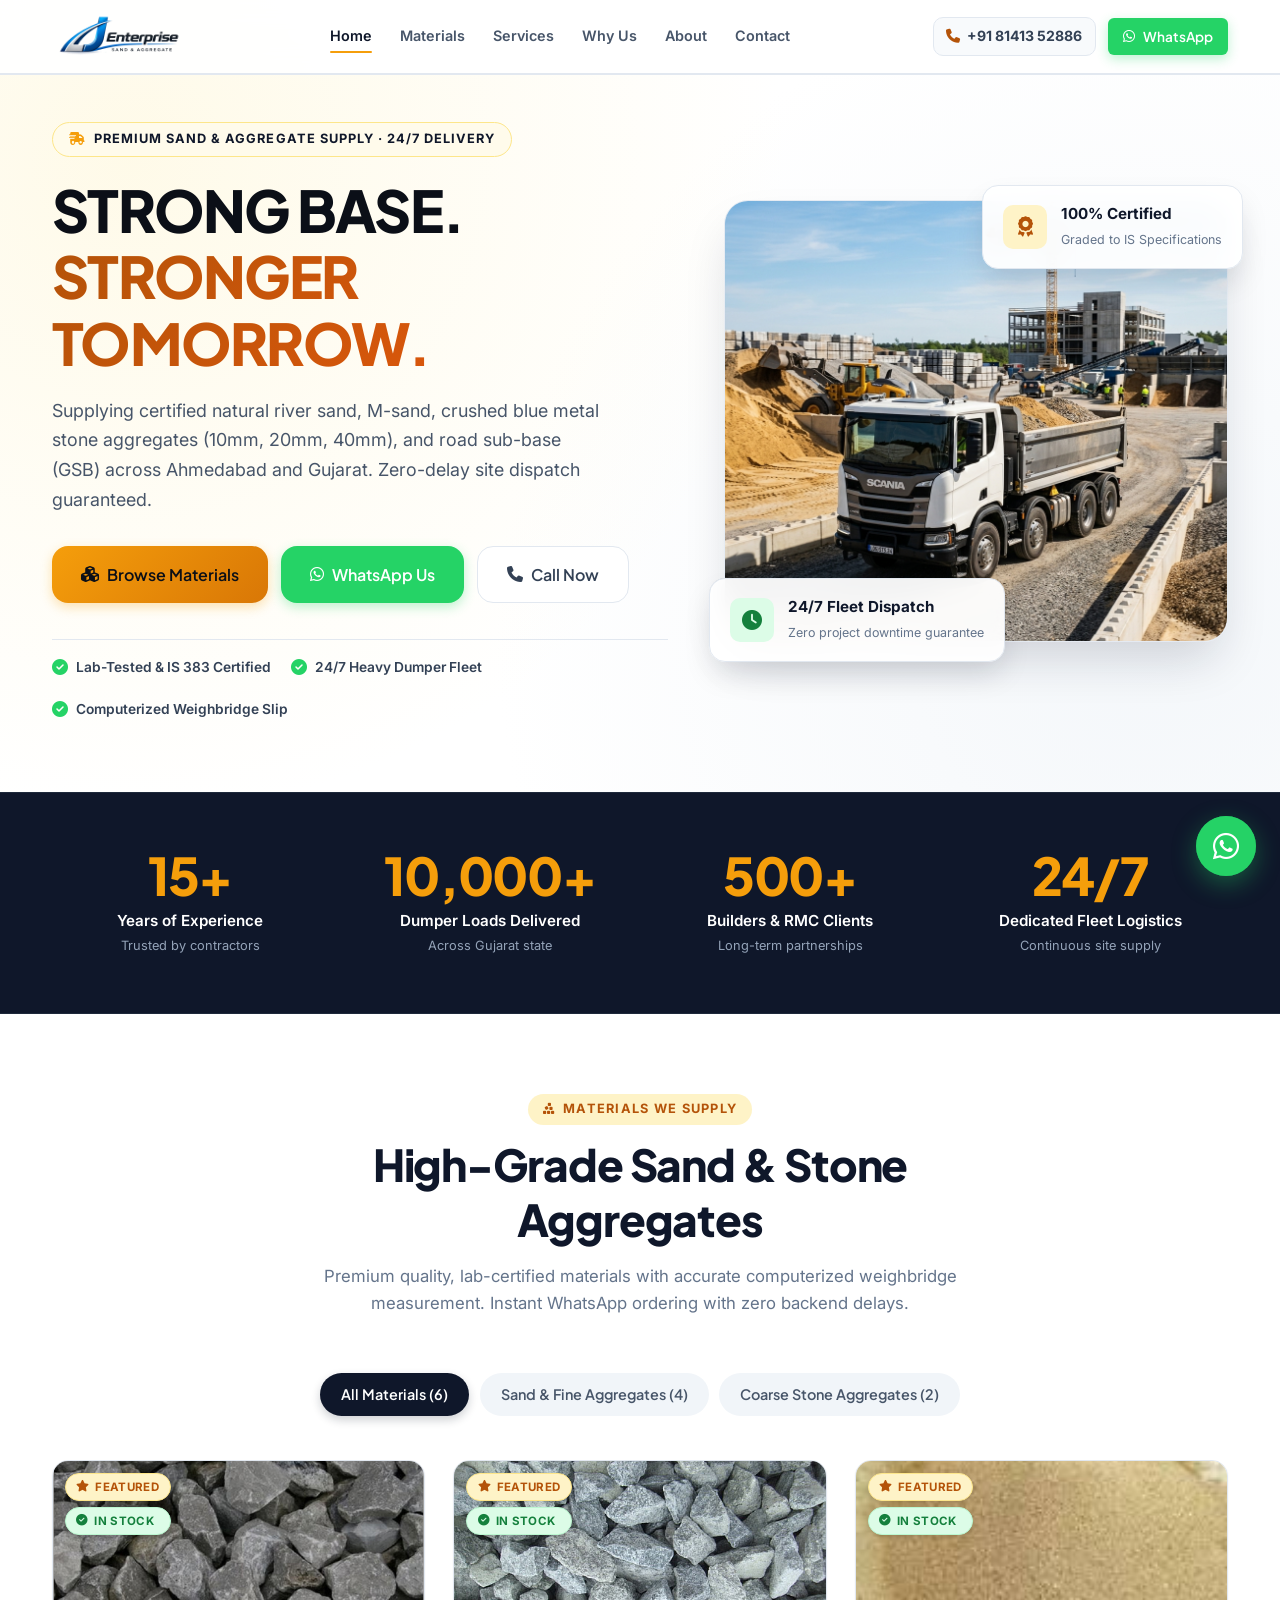
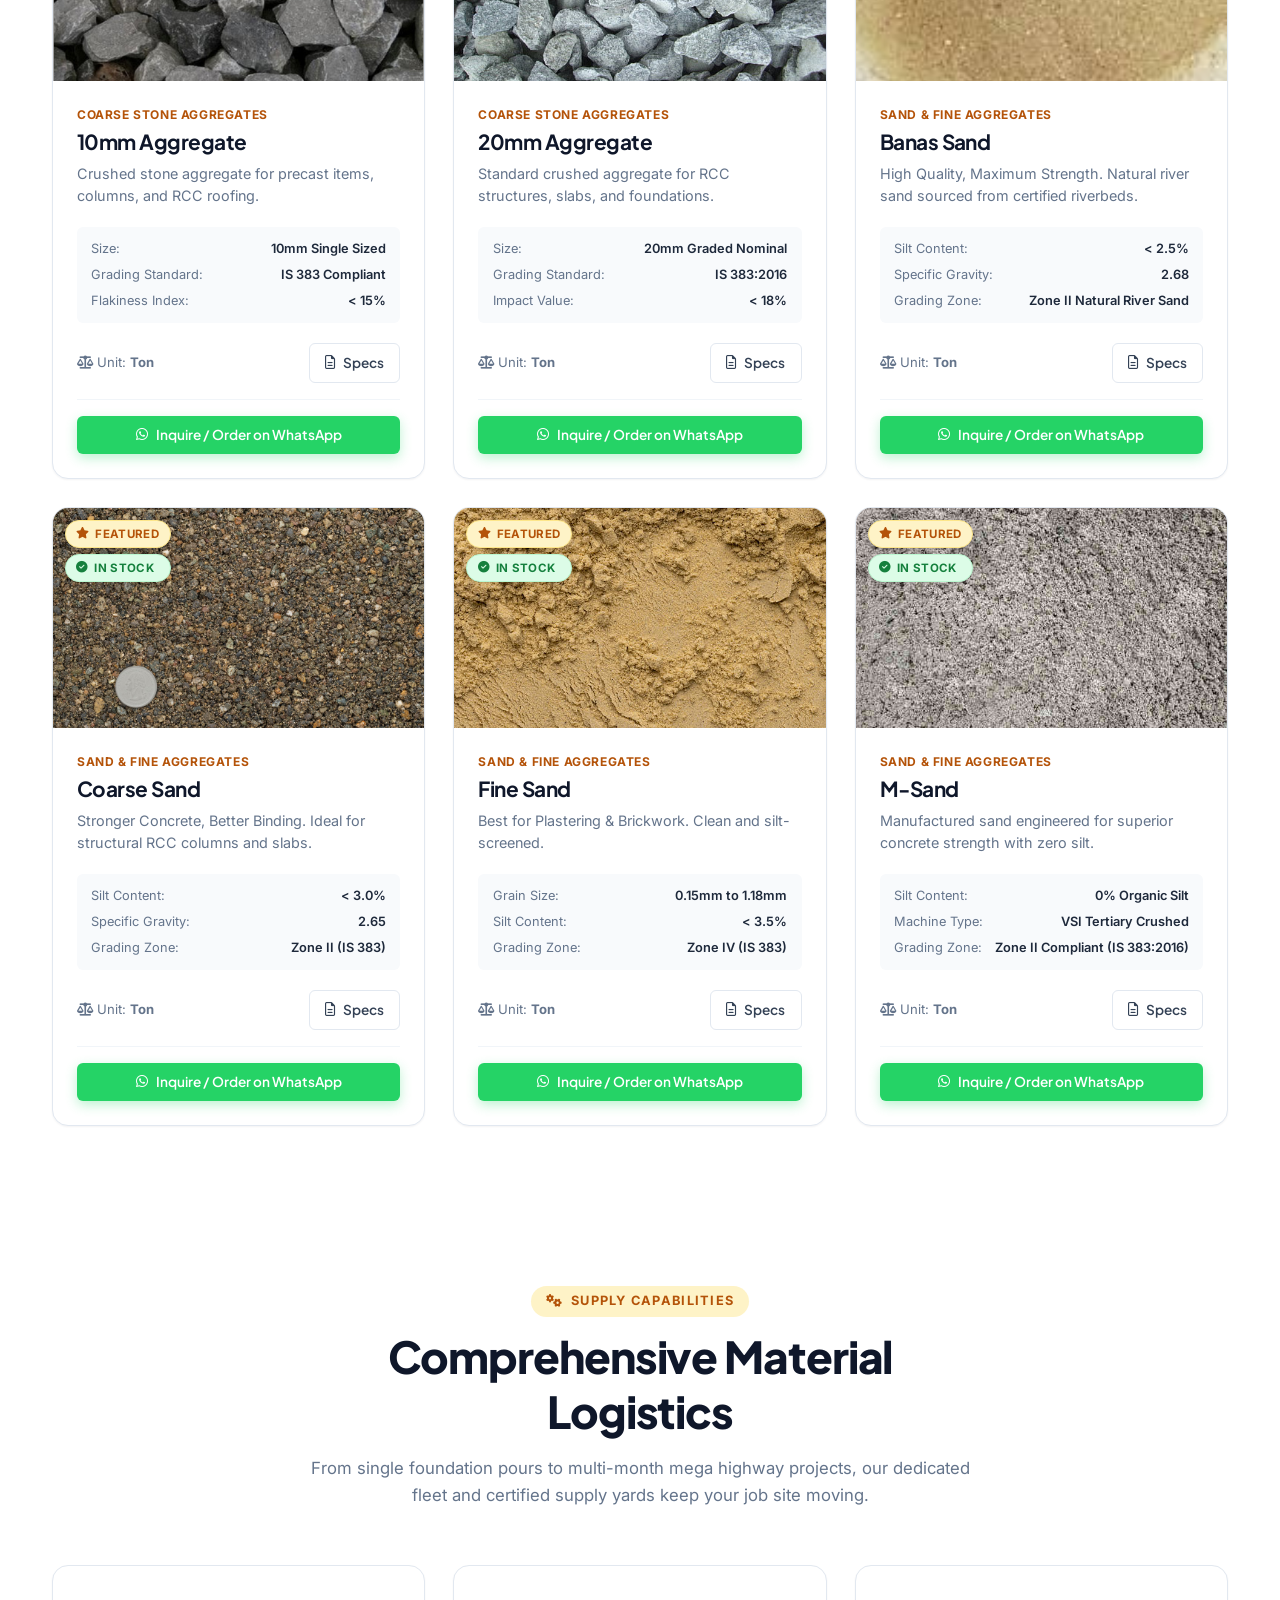
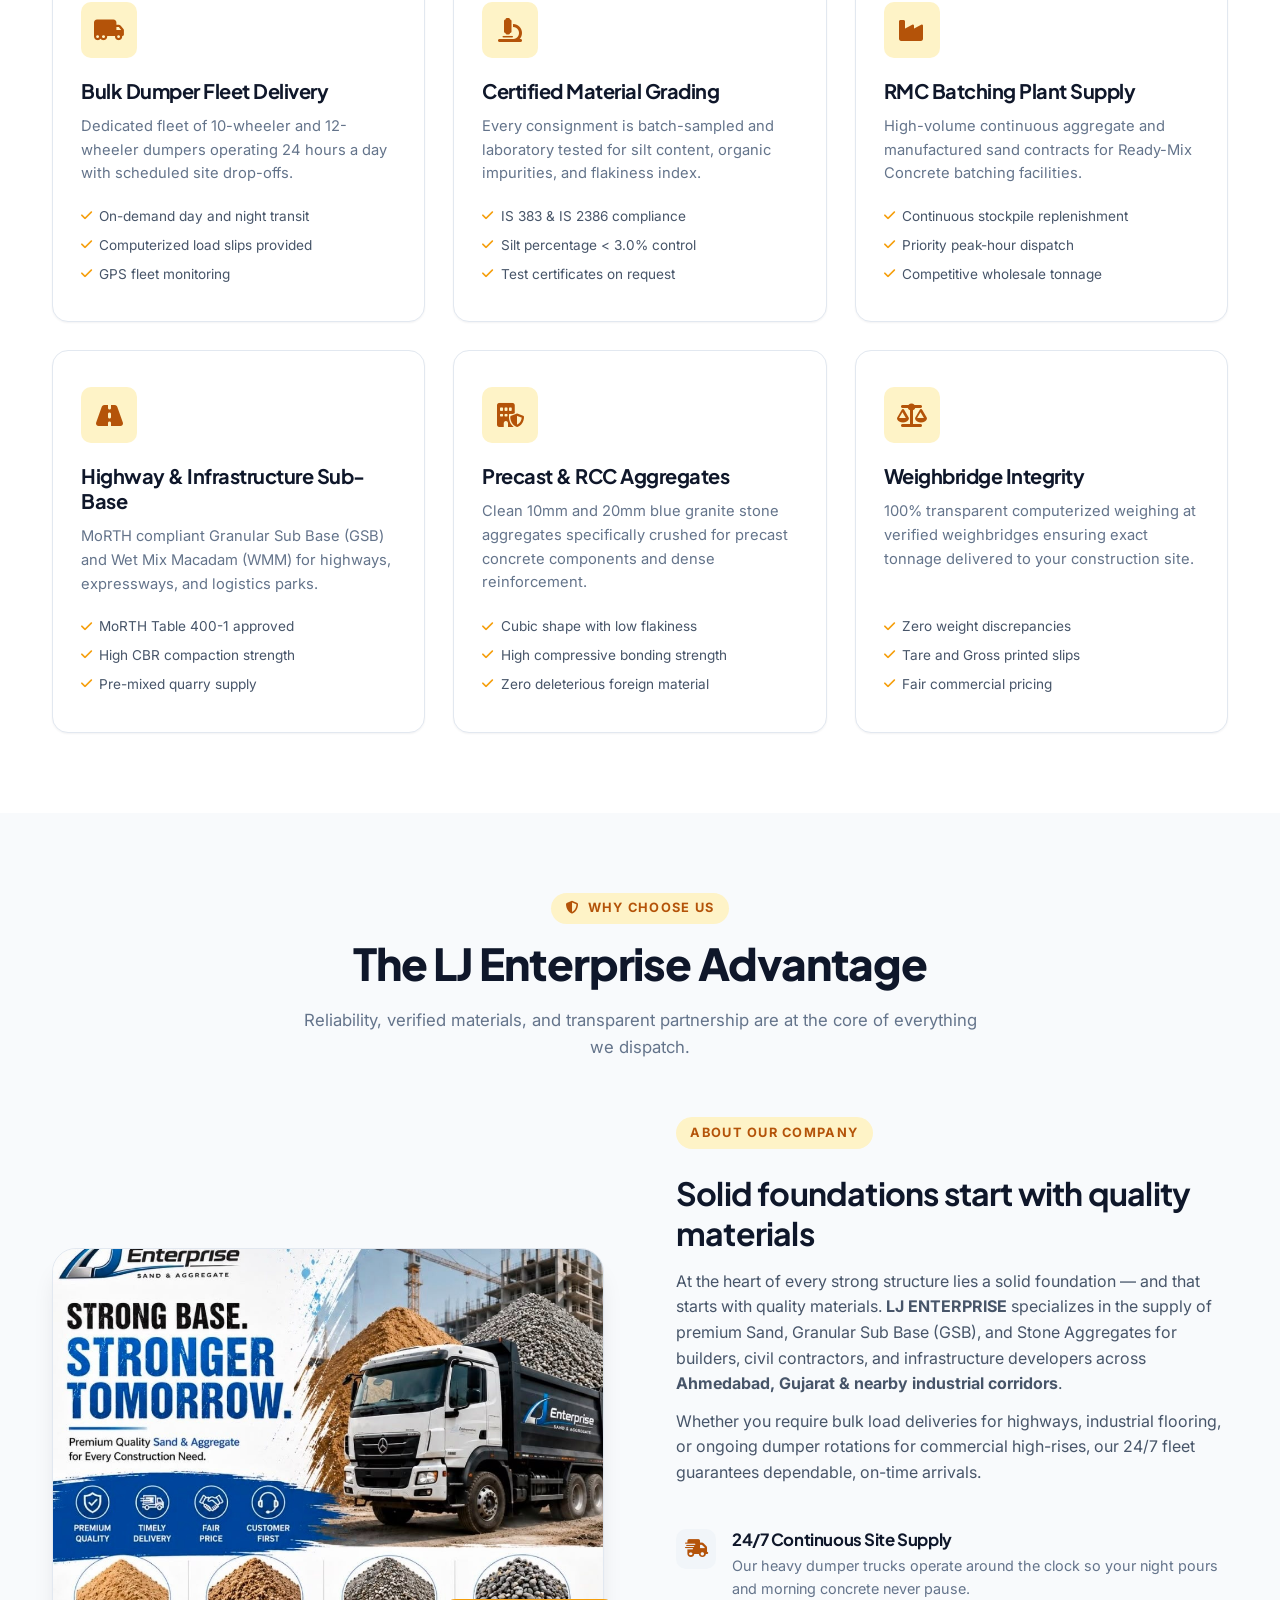
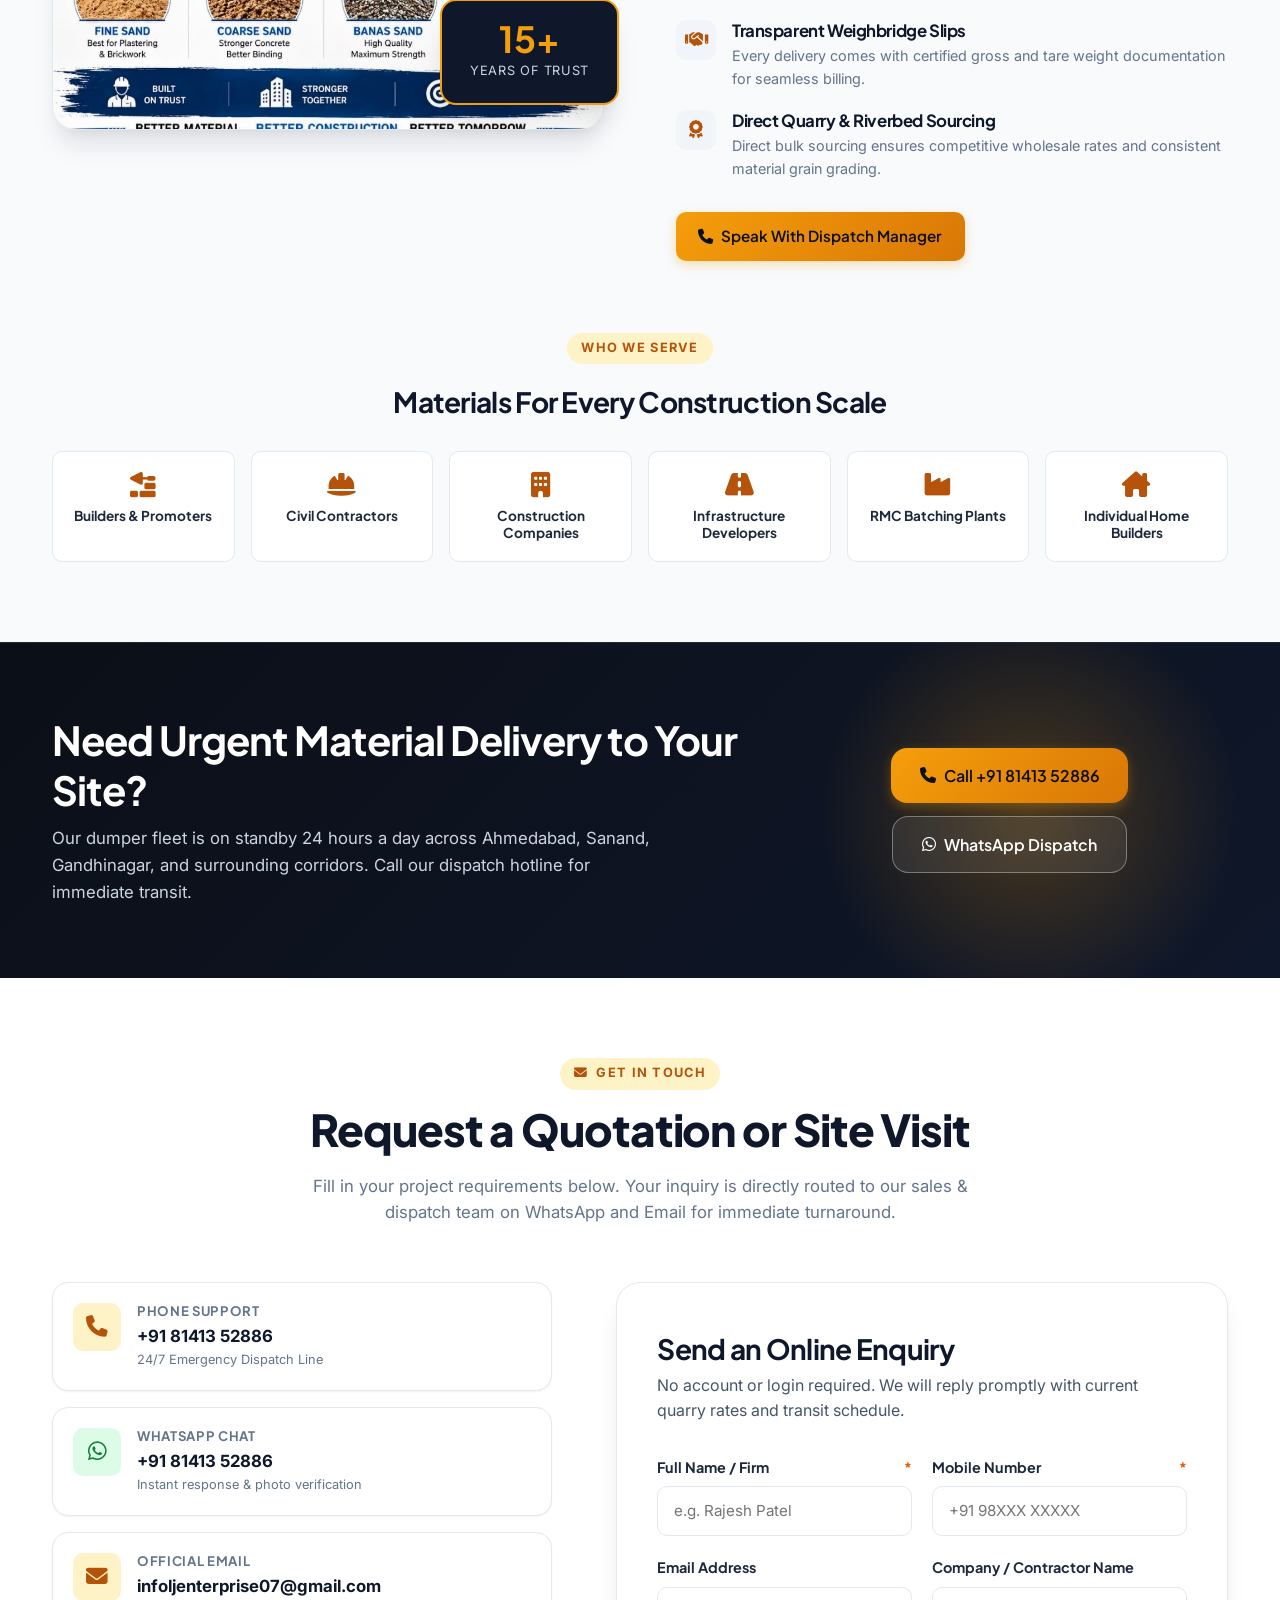
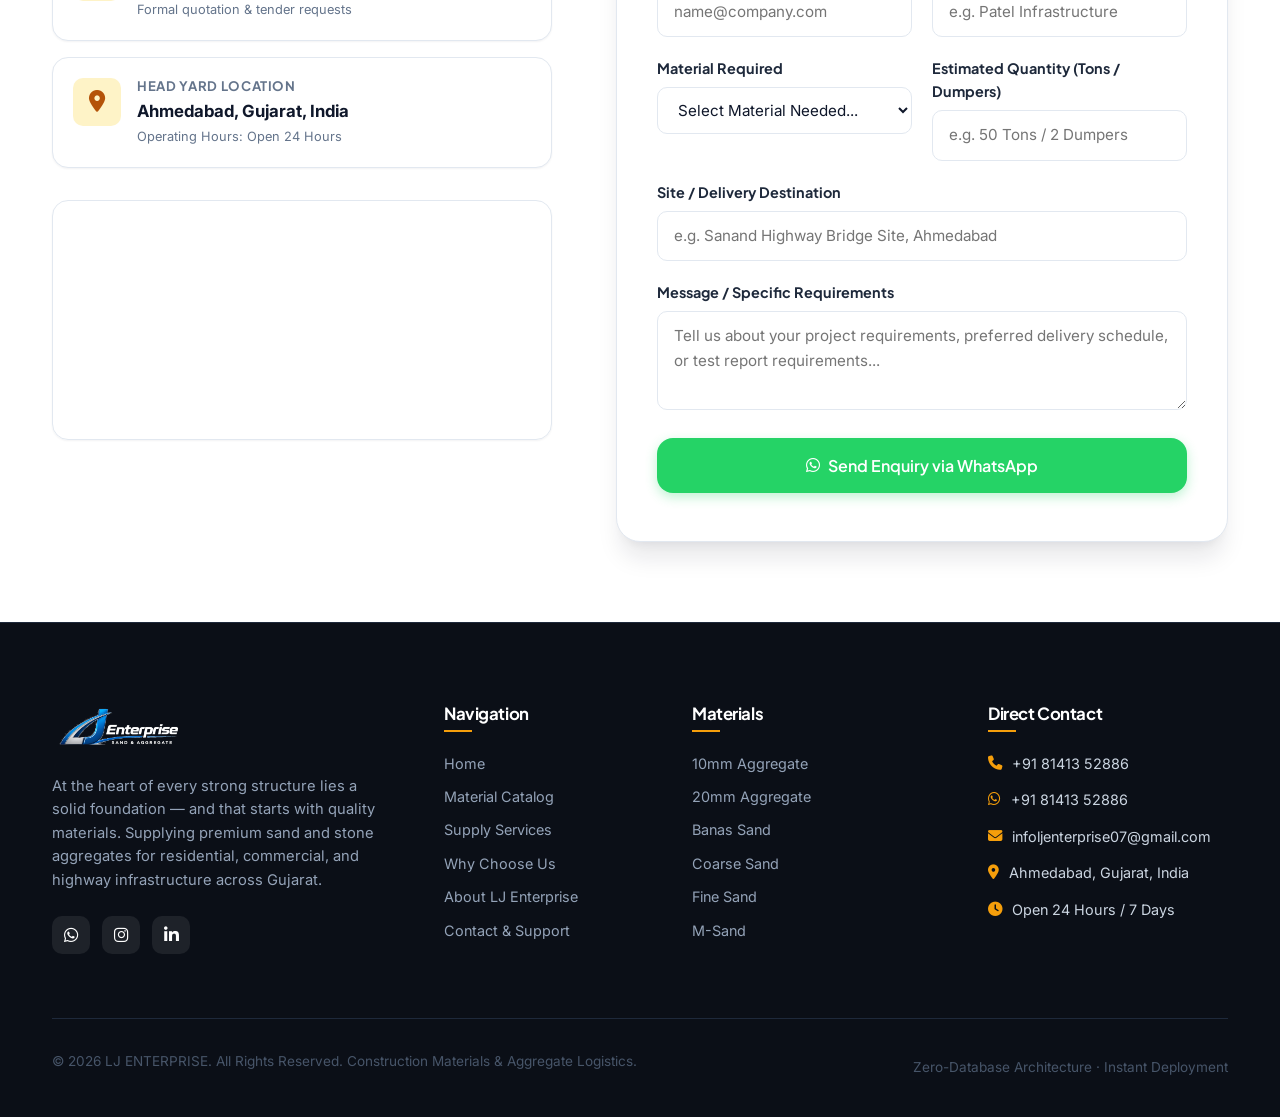
<file: index.html>
<!DOCTYPE html>
<html lang="en">
<head>
  <meta charset="UTF-8">
  <meta name="viewport" content="width=device-width, initial-scale=1.0">
  <title>LJ ENTERPRISE | Premium Sand & Aggregate Supplier in Ahmedabad, Gujarat</title>
  
  <!-- SEO Meta Tags -->
  <meta name="description" content="LJ Enterprise supplies premium construction sand, Banas river sand, M-Sand, 10mm/20mm/40mm stone aggregates, and Granular Sub Base (GSB) across Ahmedabad and Gujarat. 24/7 fleet delivery, instant WhatsApp quotes. Call +91 81413 52886.">
  <meta name="keywords" content="sand supplier ahmedabad, river sand gujarat, M-Sand, Banas sand, 10mm aggregate, 20mm aggregate, 40mm aggregate, GSB supplier, construction material supplier ahmedabad">
  <meta name="author" content="LJ Enterprise">

  <!-- Open Graph / Social Sharing -->
  <meta property="og:type" content="website">
  <meta property="og:title" content="LJ ENTERPRISE | Premium Sand & Stone Aggregate Supplier">
  <meta property="og:description" content="At the heart of every strong structure lies a solid foundation. Sourcing certified sand, gravel, and stone aggregates across Gujarat.">
  <meta property="og:image" content="assets/logo_transparent.png">

  <!-- Favicon -->
  <link rel="icon" type="image/png" href="assets/favicon.png">

  <!-- Google Fonts: Plus Jakarta Sans for Headers, Inter for Body -->
  <link rel="preconnect" href="https://fonts.googleapis.com">
  <link rel="preconnect" href="https://fonts.gstatic.com" crossorigin>
  <link href="https://fonts.googleapis.com/css2?family=Inter:wght@300;400;500;600;700&family=Plus+Jakarta+Sans:wght@500;600;700;800&display=swap" rel="stylesheet">

  <!-- Font Awesome 6 Icons -->
  <link rel="stylesheet" href="https://cdnjs.cloudflare.com/ajax/libs/font-awesome/6.5.1/css/all.min.css" integrity="sha512-DTOQO9RWCH3ppGqcWaEA1BIZOC6xxalwEsw9c2QQeAIftl+Vegovlnee1c9QX4TctnWMn13TZye+giMm8e2LwA==" crossorigin="anonymous" referrerpolicy="no-referrer" />

  <!-- Modern Vanilla CSS Stylesheet -->
  <link rel="stylesheet" href="css/style.css">
</head>
<body>

  <!-- ==========================================================================
       1. FIXED GLASSMORPHIC HEADER / NAVBAR
       ========================================================================== -->
  <header class="site-header" id="header">
    <div class="container header-inner">
      <!-- Brand Logo -->
      <a href="#home" class="brand" aria-label="LJ Enterprise - Sand &amp; Aggregates">
        <img src="assets/logo_transparent_dark_text.png" alt="LJ Enterprise - Sand &amp; Aggregates" class="brand-logo-img">
        <span class="sr-only">LJ ENTERPRISE - Sand &amp; Aggregates</span>
      </a>

      <!-- Desktop Navigation Menu -->
      <nav class="main-nav" aria-label="Main Navigation">
        <ul class="nav-list">
          <li><a href="#home" class="nav-link active">Home</a></li>
          <li><a href="#products" class="nav-link">Materials</a></li>
          <li><a href="#services" class="nav-link">Services</a></li>
          <li><a href="#why-us" class="nav-link">Why Us</a></li>
          <li><a href="#about" class="nav-link">About</a></li>
          <li><a href="#contact" class="nav-link">Contact</a></li>
        </ul>
      </nav>

      <!-- Header Actions (Call & WhatsApp) -->
      <div class="header-actions">
        <a href="tel:+918141352886" class="header-phone-link" aria-label="Call LJ Enterprise">
          <i class="fa-solid fa-phone" style="color:var(--primary-dark);"></i>
          <span>+91 81413 52886</span>
        </a>

        <a href="https://wa.me/918141352886?text=Hello%20LJ%20Enterprise%2C%20I%20need%20sand%20and%20aggregate%20material%20quotation." target="_blank" rel="noopener noreferrer" class="btn btn-whatsapp btn-sm" aria-label="Chat with LJ Enterprise on WhatsApp">
          <i class="fa-brands fa-whatsapp"></i>
          <span>WhatsApp</span>
        </a>

        <!-- Mobile Navigation Toggle -->
        <button type="button" class="mobile-nav-toggle" id="mobileNavToggle" aria-label="Toggle navigation menu" aria-expanded="false">
          <span></span>
          <span></span>
          <span></span>
        </button>
      </div>
    </div>
  </header>

  <!-- Mobile Navigation Drawer -->
  <div class="mobile-menu-drawer" id="mobileMenuDrawer">
    <ul class="mobile-nav-list">
      <li><a href="#home" class="mobile-nav-link">Home <i class="fa-solid fa-chevron-right"></i></a></li>
      <li><a href="#products" class="mobile-nav-link">Materials Catalog <i class="fa-solid fa-chevron-right"></i></a></li>
      <li><a href="#services" class="mobile-nav-link">Supply Services <i class="fa-solid fa-chevron-right"></i></a></li>
      <li><a href="#why-us" class="mobile-nav-link">Why Choose Us <i class="fa-solid fa-chevron-right"></i></a></li>
      <li><a href="#about" class="mobile-nav-link">About Us <i class="fa-solid fa-chevron-right"></i></a></li>
      <li><a href="#contact" class="mobile-nav-link">Contact &amp; Location <i class="fa-solid fa-chevron-right"></i></a></li>
    </ul>
    <div class="mobile-nav-actions">
      <a href="tel:+918141352886" class="btn btn-outline btn-block">
        <i class="fa-solid fa-phone"></i> Call +91 81413 52886
      </a>
      <a href="https://wa.me/918141352886?text=Hello%20LJ%20Enterprise%2C%20I%20would%20like%20to%20order%20materials." target="_blank" rel="noopener" class="btn btn-whatsapp btn-block">
        <i class="fa-brands fa-whatsapp"></i> Chat on WhatsApp
      </a>
    </div>
  </div>

  <main>
    <!-- ==========================================================================
         2. HERO SECTION
         ========================================================================== -->
    <section class="hero" id="home">
      <div class="container">
        <div class="hero-grid">
          <!-- Hero Copy -->
          <div class="hero-content fade-up">
            <span class="hero-badge">
              <i class="fa-solid fa-truck-fast"></i> Premium Sand &amp; Aggregate Supply · 24/7 Delivery
            </span>
            <h1 class="hero-title">
              STRONG BASE.<br>
              <span class="highlight-text">STRONGER TOMORROW.</span>
            </h1>
            <p class="hero-desc">
              Supplying certified natural river sand, M-sand, crushed blue metal stone aggregates (10mm, 20mm, 40mm), and road sub-base (GSB) across Ahmedabad and Gujarat. Zero-delay site dispatch guaranteed.
            </p>

            <div class="hero-actions">
              <a href="#products" class="btn btn-primary btn-lg">
                <i class="fa-solid fa-cubes"></i> Browse Materials
              </a>
              <a href="https://wa.me/918141352886?text=Hello%2C%20I%20need%20a%20material%20quote%20for%20my%20construction%20project." target="_blank" rel="noopener" class="btn btn-whatsapp btn-lg">
                <i class="fa-brands fa-whatsapp"></i> WhatsApp Us
              </a>
              <a href="tel:+918141352886" class="btn btn-outline btn-lg">
                <i class="fa-solid fa-phone"></i> Call Now
              </a>
            </div>

            <!-- Trust Indicator Ribbon -->
            <div class="hero-trust-list">
              <div class="hero-trust-item">
                <i class="fa-solid fa-circle-check"></i>
                <span>Lab-Tested &amp; IS 383 Certified</span>
              </div>
              <div class="hero-trust-item">
                <i class="fa-solid fa-circle-check"></i>
                <span>24/7 Heavy Dumper Fleet</span>
              </div>
              <div class="hero-trust-item">
                <i class="fa-solid fa-circle-check"></i>
                <span>Computerized Weighbridge Slip</span>
              </div>
            </div>
          </div>

          <!-- Hero Visual & Floating Accent Cards -->
          <div class="hero-visual-wrap fade-up" style="animation-delay: 0.15s;">
            <div class="hero-image-card">
              <img src="assets/hero.jpeg" alt="LJ Enterprise construction dumpers and aggregate stockpile in Ahmedabad" width="800" height="440" loading="eager">
            </div>

            <!-- Floating Card Top Right -->
            <div class="hero-float-card top-right">
              <div class="float-card-icon">
                <i class="fa-solid fa-award"></i>
              </div>
              <div class="float-card-text">
                <strong>100% Certified</strong>
                <span>Graded to IS Specifications</span>
              </div>
            </div>

            <!-- Floating Card Bottom Left -->
            <div class="hero-float-card bottom-left">
              <div class="float-card-icon green">
                <i class="fa-solid fa-clock"></i>
              </div>
              <div class="float-card-text">
                <strong>24/7 Fleet Dispatch</strong>
                <span>Zero project downtime guarantee</span>
              </div>
            </div>
          </div>
        </div>
      </div>
    </section>

    <!-- ==========================================================================
         3. STATS RIBBON (High-Contrast Industrial Impact)
         ========================================================================== -->
    <section class="stats-ribbon" aria-label="Company Statistics">
      <div class="container">
        <div class="stats-grid">
          <div class="stat-item fade-up">
            <div class="stat-value">15+</div>
            <div class="stat-label">Years of Experience</div>
            <div class="stat-desc">Trusted by contractors</div>
          </div>
          <div class="stat-item fade-up" style="animation-delay: 0.1s;">
            <div class="stat-value">10,000+</div>
            <div class="stat-label">Dumper Loads Delivered</div>
            <div class="stat-desc">Across Gujarat state</div>
          </div>
          <div class="stat-item fade-up" style="animation-delay: 0.2s;">
            <div class="stat-value">500+</div>
            <div class="stat-label">Builders &amp; RMC Clients</div>
            <div class="stat-desc">Long-term partnerships</div>
          </div>
          <div class="stat-item fade-up" style="animation-delay: 0.3s;">
            <div class="stat-value">24/7</div>
            <div class="stat-label">Dedicated Fleet Logistics</div>
            <div class="stat-desc">Continuous site supply</div>
          </div>
        </div>
      </div>
    </section>

    <!-- ==========================================================================
         4. MATERIALS & PRODUCTS CATALOG
         ========================================================================== -->
    <section class="section" id="products">
      <div class="container">
        <div class="section-header fade-up">
          <span class="section-kicker">
            <i class="fa-solid fa-cubes-stacked"></i> Materials We Supply
          </span>
          <h2 class="section-title">High-Grade Sand &amp; Stone Aggregates</h2>
          <p class="section-subtitle">
            Premium quality, lab-certified materials with accurate computerized weighbridge measurement. Instant WhatsApp ordering with zero backend delays.
          </p>
        </div>

        <!-- Filter Buttons -->
        <div class="catalog-filters fade-up">
          <button type="button" class="filter-btn active" data-filter="all">All Materials (6)</button>
          <button type="button" class="filter-btn" data-filter="sand">Sand &amp; Fine Aggregates (4)</button>
          <button type="button" class="filter-btn" data-filter="stone">Coarse Stone Aggregates (2)</button>
        </div>

        <!-- Product Cards Grid (Rendered by JS with complete static data) -->
        <div class="products-grid" id="productsGrid">
          <!-- Content dynamically rendered by js/app.js -->
        </div>
      </div>
    </section>

    <!-- ==========================================================================
         5. SERVICES & SUPPLY CAPABILITIES
         ========================================================================== -->
    <section class="section" id="services">
      <div class="container">
        <div class="section-header fade-up">
          <span class="section-kicker">
            <i class="fa-solid fa-gears"></i> Supply Capabilities
          </span>
          <h2 class="section-title">Comprehensive Material Logistics</h2>
          <p class="section-subtitle">
            From single foundation pours to multi-month mega highway projects, our dedicated fleet and certified supply yards keep your job site moving.
          </p>
        </div>

        <div class="services-grid">
          <!-- Service Card 1 -->
          <div class="service-card fade-up">
            <div class="service-icon-wrap">
              <i class="fa-solid fa-truck-moving"></i>
            </div>
            <h3>Bulk Dumper Fleet Delivery</h3>
            <p>Dedicated fleet of 10-wheeler and 12-wheeler dumpers operating 24 hours a day with scheduled site drop-offs.</p>
            <ul class="service-features">
              <li><i class="fa-solid fa-check"></i> On-demand day and night transit</li>
              <li><i class="fa-solid fa-check"></i> Computerized load slips provided</li>
              <li><i class="fa-solid fa-check"></i> GPS fleet monitoring</li>
            </ul>
          </div>

          <!-- Service Card 2 -->
          <div class="service-card fade-up" style="animation-delay: 0.1s;">
            <div class="service-icon-wrap">
              <i class="fa-solid fa-microscope"></i>
            </div>
            <h3>Certified Material Grading</h3>
            <p>Every consignment is batch-sampled and laboratory tested for silt content, organic impurities, and flakiness index.</p>
            <ul class="service-features">
              <li><i class="fa-solid fa-check"></i> IS 383 &amp; IS 2386 compliance</li>
              <li><i class="fa-solid fa-check"></i> Silt percentage &lt; 3.0% control</li>
              <li><i class="fa-solid fa-check"></i> Test certificates on request</li>
            </ul>
          </div>

          <!-- Service Card 3 -->
          <div class="service-card fade-up" style="animation-delay: 0.2s;">
            <div class="service-icon-wrap">
              <i class="fa-solid fa-industry"></i>
            </div>
            <h3>RMC Batching Plant Supply</h3>
            <p>High-volume continuous aggregate and manufactured sand contracts for Ready-Mix Concrete batching facilities.</p>
            <ul class="service-features">
              <li><i class="fa-solid fa-check"></i> Continuous stockpile replenishment</li>
              <li><i class="fa-solid fa-check"></i> Priority peak-hour dispatch</li>
              <li><i class="fa-solid fa-check"></i> Competitive wholesale tonnage</li>
            </ul>
          </div>

          <!-- Service Card 4 -->
          <div class="service-card fade-up">
            <div class="service-icon-wrap">
              <i class="fa-solid fa-road"></i>
            </div>
            <h3>Highway &amp; Infrastructure Sub-Base</h3>
            <p>MoRTH compliant Granular Sub Base (GSB) and Wet Mix Macadam (WMM) for highways, expressways, and logistics parks.</p>
            <ul class="service-features">
              <li><i class="fa-solid fa-check"></i> MoRTH Table 400-1 approved</li>
              <li><i class="fa-solid fa-check"></i> High CBR compaction strength</li>
              <li><i class="fa-solid fa-check"></i> Pre-mixed quarry supply</li>
            </ul>
          </div>

          <!-- Service Card 5 -->
          <div class="service-card fade-up" style="animation-delay: 0.1s;">
            <div class="service-icon-wrap">
              <i class="fa-solid fa-building-shield"></i>
            </div>
            <h3>Precast &amp; RCC Aggregates</h3>
            <p>Clean 10mm and 20mm blue granite stone aggregates specifically crushed for precast concrete components and dense reinforcement.</p>
            <ul class="service-features">
              <li><i class="fa-solid fa-check"></i> Cubic shape with low flakiness</li>
              <li><i class="fa-solid fa-check"></i> High compressive bonding strength</li>
              <li><i class="fa-solid fa-check"></i> Zero deleterious foreign material</li>
            </ul>
          </div>

          <!-- Service Card 6 -->
          <div class="service-card fade-up" style="animation-delay: 0.2s;">
            <div class="service-icon-wrap">
              <i class="fa-solid fa-scale-balanced"></i>
            </div>
            <h3>Weighbridge Integrity</h3>
            <p>100% transparent computerized weighing at verified weighbridges ensuring exact tonnage delivered to your construction site.</p>
            <ul class="service-features">
              <li><i class="fa-solid fa-check"></i> Zero weight discrepancies</li>
              <li><i class="fa-solid fa-check"></i> Tare and Gross printed slips</li>
              <li><i class="fa-solid fa-check"></i> Fair commercial pricing</li>
            </ul>
          </div>
        </div>
      </div>
    </section>

    <!-- ==========================================================================
         7. WHY CHOOSE US & ABOUT LJ ENTERPRISE
         ========================================================================== -->
    <section class="section section-alt" id="why-us">
      <div class="container">
        <div class="section-header fade-up">
          <span class="section-kicker">
            <i class="fa-solid fa-shield-halved"></i> Why Choose Us
          </span>
          <h2 class="section-title">The LJ Enterprise Advantage</h2>
          <p class="section-subtitle">
            Reliability, verified materials, and transparent partnership are at the core of everything we dispatch.
          </p>
        </div>

        <!-- About Split Row -->
        <div class="about-grid" id="about">
          <!-- Visual -->
          <div class="about-visual fade-up">
            <div class="about-img-frame">
              <img src="assets/company_banner.jpg" alt="LJ Enterprise material yard in Ahmedabad" width="800" height="480" loading="lazy" onerror="this.src='assets/hero.jpeg'">
            </div>
            <div class="about-experience-pill">
              <strong>15+</strong>
              <span>Years of Trust</span>
            </div>
          </div>

          <!-- Text Narrative -->
          <div class="about-copy fade-up" style="animation-delay: 0.15s;">
            <span class="section-kicker" style="align-self: flex-start;">About Our Company</span>
            <h3 style="font-size: 2rem; margin: 0.75rem 0 1rem;">Solid foundations start with quality materials</h3>
            <p>
              At the heart of every strong structure lies a solid foundation — and that starts with quality materials. <strong>LJ ENTERPRISE</strong> specializes in the supply of premium Sand, Granular Sub Base (GSB), and Stone Aggregates for builders, civil contractors, and infrastructure developers across <strong>Ahmedabad, Gujarat &amp; nearby industrial corridors</strong>.
            </p>
            <p>
              Whether you require bulk load deliveries for highways, industrial flooring, or ongoing dumper rotations for commercial high-rises, our 24/7 fleet guarantees dependable, on-time arrivals.
            </p>

            <div class="about-points">
              <div class="about-point-item">
                <div class="about-point-icon">
                  <i class="fa-solid fa-truck-fast"></i>
                </div>
                <div class="about-point-text">
                  <h4>24/7 Continuous Site Supply</h4>
                  <p>Our heavy dumper trucks operate around the clock so your night pours and morning concrete never pause.</p>
                </div>
              </div>

              <div class="about-point-item">
                <div class="about-point-icon">
                  <i class="fa-solid fa-handshake"></i>
                </div>
                <div class="about-point-text">
                  <h4>Transparent Weighbridge Slips</h4>
                  <p>Every delivery comes with certified gross and tare weight documentation for seamless billing.</p>
                </div>
              </div>

              <div class="about-point-item">
                <div class="about-point-icon">
                  <i class="fa-solid fa-award"></i>
                </div>
                <div class="about-point-text">
                  <h4>Direct Quarry &amp; Riverbed Sourcing</h4>
                  <p>Direct bulk sourcing ensures competitive wholesale rates and consistent material grain grading.</p>
                </div>
              </div>
            </div>

            <div>
              <a href="tel:+918141352886" class="btn btn-primary">
                <i class="fa-solid fa-phone"></i> Speak With Dispatch Manager
              </a>
            </div>
          </div>
        </div>

        <!-- Who We Serve Grid -->
        <div style="margin-top: 4.5rem;" class="fade-up">
          <div style="text-align: center; margin-bottom: 1.5rem;">
            <span class="section-kicker">Who We Serve</span>
            <h3 style="font-size: 1.75rem; margin-top: 0.5rem;">Materials For Every Construction Scale</h3>
          </div>

          <div class="who-we-serve-grid">
            <div class="serve-badge-card">
              <i class="fa-solid fa-trowel-bricks"></i>
              <span>Builders &amp; Promoters</span>
            </div>
            <div class="serve-badge-card">
              <i class="fa-solid fa-helmet-safety"></i>
              <span>Civil Contractors</span>
            </div>
            <div class="serve-badge-card">
              <i class="fa-solid fa-building"></i>
              <span>Construction Companies</span>
            </div>
            <div class="serve-badge-card">
              <i class="fa-solid fa-road"></i>
              <span>Infrastructure Developers</span>
            </div>
            <div class="serve-badge-card">
              <i class="fa-solid fa-industry"></i>
              <span>RMC Batching Plants</span>
            </div>
            <div class="serve-badge-card">
              <i class="fa-solid fa-house-chimney"></i>
              <span>Individual Home Builders</span>
            </div>
          </div>
        </div>
      </div>
    </section>

    <!-- ==========================================================================
         8. URGENT SUPPLY CTA BANNER
         ========================================================================== -->
    <section class="urgent-banner">
      <div class="container urgent-banner-inner">
        <div class="urgent-copy fade-up">
          <h2>Need Urgent Material Delivery to Your Site?</h2>
          <p>
            Our dumper fleet is on standby 24 hours a day across Ahmedabad, Sanand, Gandhinagar, and surrounding corridors. Call our dispatch hotline for immediate transit.
          </p>
        </div>
        <div class="urgent-actions fade-up">
          <a href="tel:+918141352886" class="btn btn-primary btn-lg">
            <i class="fa-solid fa-phone"></i> Call +91 81413 52886
          </a>
          <a href="https://wa.me/918141352886?text=Urgent%20Material%20Requirement%20from%20Website" target="_blank" rel="noopener" class="btn btn-outline-white btn-lg">
            <i class="fa-brands fa-whatsapp"></i> WhatsApp Dispatch
          </a>
        </div>
      </div>
    </section>

    <!-- ==========================================================================
         9. CONTACT & ENQUIRY SECTION (ZERO-DATABASE WORKFLOW)
         ========================================================================== -->
    <section class="section" id="contact">
      <div class="container">
        <div class="section-header fade-up">
          <span class="section-kicker">
            <i class="fa-solid fa-envelope"></i> Get In Touch
          </span>
          <h2 class="section-title">Request a Quotation or Site Visit</h2>
          <p class="section-subtitle">
            Fill in your project requirements below. Your inquiry is directly routed to our sales &amp; dispatch team on WhatsApp and Email for immediate turnaround.
          </p>
        </div>

        <div class="contact-grid">
          <!-- Left Column: Contact Cards Stack & Map -->
          <div class="contact-info-col fade-up">
            <div class="contact-cards-stack">
              <!-- Phone -->
              <div class="contact-method-card">
                <div class="contact-method-icon">
                  <i class="fa-solid fa-phone"></i>
                </div>
                <div class="contact-method-detail">
                  <h4>Phone Support</h4>
                  <a href="tel:+918141352886">+91 81413 52886</a>
                  <span class="sub">24/7 Emergency Dispatch Line</span>
                </div>
              </div>

              <!-- WhatsApp -->
              <div class="contact-method-card">
                <div class="contact-method-icon whatsapp">
                  <i class="fa-brands fa-whatsapp"></i>
                </div>
                <div class="contact-method-detail">
                  <h4>WhatsApp Chat</h4>
                  <a href="https://wa.me/918141352886?text=Hello%20LJ%20Enterprise" target="_blank" rel="noopener">+91 81413 52886</a>
                  <span class="sub">Instant response &amp; photo verification</span>
                </div>
              </div>

              <!-- Email -->
              <div class="contact-method-card">
                <div class="contact-method-icon">
                  <i class="fa-solid fa-envelope"></i>
                </div>
                <div class="contact-method-detail">
                  <h4>Official Email</h4>
                  <a href="mailto:infoljenterprise07@gmail.com">infoljenterprise07@gmail.com</a>
                  <span class="sub">Formal quotation &amp; tender requests</span>
                </div>
              </div>

              <!-- Location & Hours -->
              <div class="contact-method-card">
                <div class="contact-method-icon">
                  <i class="fa-solid fa-location-dot"></i>
                </div>
                <div class="contact-method-detail">
                  <h4>Head Yard Location</h4>
                  <p>Ahmedabad, Gujarat, India</p>
                  <span class="sub">Operating Hours: Open 24 Hours</span>
                </div>
              </div>
            </div>

            <!-- Embedded Google Map -->
            <div class="map-wrap">
              <iframe 
                src="https://www.google.com/maps?q=Ahmedabad,Gujarat,India&output=embed" 
                title="LJ Enterprise Location Map in Ahmedabad"
                loading="lazy" 
                referrerpolicy="no-referrer-when-downgrade">
              </iframe>
            </div>
          </div>

          <!-- Right Column: Interactive Enquiry Form -->
          <div class="enquiry-card fade-up" style="animation-delay: 0.15s;">
            <div class="enquiry-card-header">
              <h3>Send an Online Enquiry</h3>
              <p>No account or login required. We will reply promptly with current quarry rates and transit schedule.</p>
            </div>

            <form id="enquiryForm" class="enquiry-form">
              <div class="form-row-2">
                <div class="form-group">
                  <label for="fName" class="form-label">Full Name / Firm <span style="color:var(--accent-orange);">*</span></label>
                  <input type="text" id="fName" class="form-control" placeholder="e.g. Rajesh Patel" required>
                </div>
                <div class="form-group">
                  <label for="fPhone" class="form-label">Mobile Number <span style="color:var(--accent-orange);">*</span></label>
                  <input type="tel" id="fPhone" class="form-control" placeholder="+91 98XXX XXXXX" required>
                </div>
              </div>

              <div class="form-row-2">
                <div class="form-group">
                  <label for="fEmail" class="form-label">Email Address</label>
                  <input type="email" id="fEmail" class="form-control" placeholder="name@company.com">
                </div>
                <div class="form-group">
                  <label for="fCompany" class="form-label">Company / Contractor Name</label>
                  <input type="text" id="fCompany" class="form-control" placeholder="e.g. Patel Infrastructure">
                </div>
              </div>

              <div class="form-row-2">
                <div class="form-group">
                  <label for="enquiryMaterialSelect" class="form-label">Material Required</label>
                  <select id="enquiryMaterialSelect" class="form-select">
                    <!-- Populated dynamically -->
                  </select>
                </div>
                <div class="form-group">
                  <label for="fQuantity" class="form-label">Estimated Quantity (Tons / Dumpers)</label>
                  <input type="text" id="fQuantity" class="form-control" placeholder="e.g. 50 Tons / 2 Dumpers">
                </div>
              </div>

              <div class="form-group">
                <label for="fLocation" class="form-label">Site / Delivery Destination</label>
                <input type="text" id="fLocation" class="form-control" placeholder="e.g. Sanand Highway Bridge Site, Ahmedabad">
              </div>

              <div class="form-group">
                <label for="fMessage" class="form-label">Message / Specific Requirements</label>
                <textarea id="fMessage" class="form-textarea" rows="3" placeholder="Tell us about your project requirements, preferred delivery schedule, or test report requirements..."></textarea>
              </div>

              <div style="display:flex; flex-direction:column; gap:0.65rem; margin-top:0.5rem;">
                <button type="submit" class="btn btn-whatsapp btn-lg btn-block">
                  <i class="fa-brands fa-whatsapp"></i> Send Enquiry via WhatsApp
                </button>
              </div>
            </form>
          </div>
        </div>
      </div>
    </section>
  </main>

  <!-- ==========================================================================
       10. FOOTER
       ========================================================================== -->
  <footer class="site-footer">
    <div class="container">
      <div class="footer-grid">
        <!-- Brand Info -->
        <div class="footer-brand">
          <a href="#home" class="brand" style="margin-bottom: 0.5rem;" aria-label="LJ Enterprise - Sand &amp; Aggregates">
            <img src="assets/logo_transparent_white.png" alt="LJ Enterprise - Sand &amp; Aggregates" class="brand-logo-img">
            <span class="sr-only">LJ ENTERPRISE - Sand &amp; Aggregates</span>
          </a>
          <p>
            At the heart of every strong structure lies a solid foundation — and that starts with quality materials. Supplying premium sand and stone aggregates for residential, commercial, and highway infrastructure across Gujarat.
          </p>
          <div class="footer-social-links">
            <a href="https://wa.me/918141352886" target="_blank" rel="noopener" class="footer-social-btn whatsapp" aria-label="WhatsApp">
              <i class="fa-brands fa-whatsapp"></i>
            </a>
            <a href="https://www.instagram.com/infoljenterprise?stkn=MWd3cGN3dDV6Ym44aA==" target="_blank" rel="noopener" class="footer-social-btn" aria-label="Instagram">
              <i class="fa-brands fa-instagram"></i>
            </a>
            <a href="https://www.linkedin.com/company/rashienterprise" target="_blank" rel="noopener" class="footer-social-btn" aria-label="LinkedIn">
              <i class="fa-brands fa-linkedin-in"></i>
            </a>
          </div>
        </div>

        <!-- Quick Links -->
        <div class="footer-col">
          <h4>Navigation</h4>
          <ul class="footer-links">
            <li><a href="#home">Home</a></li>
            <li><a href="#products">Material Catalog</a></li>
            <li><a href="#services">Supply Services</a></li>
            <li><a href="#why-us">Why Choose Us</a></li>
            <li><a href="#about">About LJ Enterprise</a></li>
            <li><a href="#contact">Contact &amp; Support</a></li>
          </ul>
        </div>

        <!-- Materials List -->
        <div class="footer-col">
          <h4>Materials</h4>
          <ul class="footer-links">
            <li><a href="#products">10mm Aggregate</a></li>
            <li><a href="#products">20mm Aggregate</a></li>
            <li><a href="#products">Banas Sand</a></li>
            <li><a href="#products">Coarse Sand</a></li>
            <li><a href="#products">Fine Sand</a></li>
            <li><a href="#products">M-Sand</a></li>
          </ul>
        </div>

        <!-- Direct Contact -->
        <div class="footer-col">
          <h4>Direct Contact</h4>
          <div class="footer-contact-list">
            <div class="footer-contact-item">
              <i class="fa-solid fa-phone"></i>
              <a href="tel:+918141352886">+91 81413 52886</a>
            </div>
            <div class="footer-contact-item">
              <i class="fa-brands fa-whatsapp"></i>
              <a href="https://wa.me/918141352886" target="_blank" rel="noopener">+91 81413 52886</a>
            </div>
            <div class="footer-contact-item">
              <i class="fa-solid fa-envelope"></i>
              <a href="mailto:infoljenterprise07@gmail.com">infoljenterprise07@gmail.com</a>
            </div>
            <div class="footer-contact-item">
              <i class="fa-solid fa-location-dot"></i>
              <span>Ahmedabad, Gujarat, India</span>
            </div>
            <div class="footer-contact-item">
              <i class="fa-solid fa-clock"></i>
              <span>Open 24 Hours / 7 Days</span>
            </div>
          </div>
        </div>
      </div>

      <div class="footer-bottom">
        <p>&copy; 2026 LJ ENTERPRISE. All Rights Reserved. Construction Materials &amp; Aggregate Logistics.</p>
        <p>Zero-Database Architecture · Instant Deployment</p>
      </div>
    </div>
  </footer>

  <!-- ==========================================================================
       11. FLOATING ACTION BUTTONS
       ========================================================================== -->
  <!-- Floating WhatsApp Action -->
  <a href="https://wa.me/918141352886?text=Hello%20LJ%20Enterprise%2C%20I%20would%20like%20to%20inquire%20about%20materials." 
     class="float-whatsapp-btn" 
     target="_blank" 
     rel="noopener noreferrer" 
     aria-label="Chat on WhatsApp">
    <div class="ping-ring"></div>
    <i class="fa-brands fa-whatsapp"></i>
  </a>

  <!-- Floating Call Action (Mobile) -->
  <a href="tel:+918141352886" 
     class="float-call-btn" 
     aria-label="Call LJ Enterprise">
    <i class="fa-solid fa-phone"></i>
  </a>

  <!-- ==========================================================================
       12. TOAST NOTIFICATION POPUP
       ========================================================================== -->
  <div class="toast-container" id="toastContainer" role="status" aria-live="polite">
    <i class="fa-brands fa-whatsapp toast-icon"></i>
    <div class="toast-message">
      <strong id="toastTitle">Redirecting to WhatsApp...</strong>
      <p id="toastDesc">Connecting you directly to LJ Enterprise sales manager.</p>
    </div>
  </div>

  <!-- ==========================================================================
       13. SPECIFICATIONS MODAL DIALOG
       ========================================================================== -->
  <div class="modal-backdrop" id="specsModalBackdrop" role="dialog" aria-modal="true" aria-hidden="true">
    <div class="modal-card">
      <div class="modal-header">
        <h3 id="modalProductTitle">Material Specifications</h3>
        <button type="button" class="modal-close-btn" id="modalCloseBtn" aria-label="Close dialog">
          <i class="fa-solid fa-xmark"></i>
        </button>
      </div>
      <div class="modal-body">
        <img id="modalProductImg" src="assets/hero.jpeg" alt="Material photo" loading="lazy">
        <p id="modalProductDesc" style="color:var(--slate-600); margin-bottom: 1.25rem; font-size: 0.95rem;"></p>
        
        <h4 style="font-size: 1rem; margin-bottom: 0.65rem; color: var(--slate-900);">Grading &amp; Quality Parameters:</h4>
        <div id="modalSpecsList"></div>
      </div>
      <div class="modal-footer">
        <button type="button" class="btn btn-outline btn-sm" id="modalDoneBtn">Close</button>
        <button type="button" class="btn btn-whatsapp btn-sm" id="modalWaOrderBtn">
          <i class="fa-brands fa-whatsapp"></i> Order This Material
        </button>
      </div>
    </div>
  </div>

  <!-- Client-side Application Script -->
  <script src="js/app.js"></script>
</body>
</html>
</file>
<file: css/style.css>
/* ==========================================================================
   LJ ENTERPRISE — Modern Industrial Sand & Aggregates Web Application
   Aesthetic: Premium Industrial, Modern Glassmorphism, Zero-Database Architecture
   ========================================================================== */

/* @import Google Fonts */
@import url('https://fonts.googleapis.com/css2?family=Inter:wght@300;400;500;600;700&family=Plus+Jakarta+Sans:wght@500;600;700;800&display=swap');

/* ==========================================================================
   1. DESIGN TOKENS & CSS VARIABLES
   ========================================================================== */
:root {
  /* Brand Industrial Color Palette */
  --primary: #F59E0B;             /* Sand Amber */
  --primary-hover: #D97706;       /* Deep Amber */
  --primary-dark: #B45309;        /* Dark Sand */
  --primary-light: #FEF3C7;       /* Soft Sand Pill */
  --primary-glow: rgba(245, 158, 11, 0.25);

  --accent-orange: #EA580C;       /* Construction Safety Orange */
  --accent-orange-hover: #C2410C;

  --whatsapp: #25D366;            /* Authentic WhatsApp Green */
  --whatsapp-hover: #1EBE5D;
  --whatsapp-glow: rgba(37, 211, 102, 0.35);

  /* Neutrals & Slate */
  --slate-950: #0B0F17;           /* Deepest Midnight */
  --slate-900: #0F172A;           /* Dark Industrial Surface */
  --slate-800: #1E293B;           /* Dark Card Surface */
  --slate-700: #334155;           /* Heavy Border / Muted Dark */
  --slate-600: #475569;           /* Secondary Text Dark */
  --slate-500: #64748B;           /* Muted Text */
  --slate-400: #94A3B8;           /* Subtle Slate */
  --slate-300: #CBD5E1;           /* Light Borders */
  --slate-200: #E2E8F0;           /* Soft Border */
  --slate-100: #F1F5F9;           /* Section Alt Light */
  --slate-50:  #F8FAFC;           /* Background Tint */
  --white:     #FFFFFF;

  /* Typography */
  --font-heading: 'Plus Jakarta Sans', -apple-system, BlinkMacSystemFont, 'Segoe UI', Roboto, sans-serif;
  --font-body: 'Inter', -apple-system, BlinkMacSystemFont, 'Segoe UI', Roboto, sans-serif;

  /* Layout & Spacing */
  --container-max: 1240px;
  --header-height: 74px;
  --radius-sm: 6px;
  --radius-md: 10px;
  --radius-lg: 16px;
  --radius-xl: 24px;
  --radius-full: 9999px;

  /* Shadows */
  --shadow-sm: 0 1px 2px 0 rgba(15, 23, 42, 0.05);
  --shadow-md: 0 4px 6px -1px rgba(15, 23, 42, 0.08), 0 2px 4px -2px rgba(15, 23, 42, 0.04);
  --shadow-lg: 0 10px 15px -3px rgba(15, 23, 42, 0.08), 0 4px 6px -4px rgba(15, 23, 42, 0.04);
  --shadow-xl: 0 20px 25px -5px rgba(15, 23, 42, 0.1), 0 8px 10px -6px rgba(15, 23, 42, 0.05);
  --shadow-2xl: 0 25px 50px -12px rgba(15, 23, 42, 0.18);
  --shadow-glow: 0 0 25px var(--primary-glow);

  /* Transitions */
  --transition-fast: 0.15s cubic-bezier(0.4, 0, 0.2, 1);
  --transition-normal: 0.25s cubic-bezier(0.4, 0, 0.2, 1);
  --transition-slow: 0.4s cubic-bezier(0.4, 0, 0.2, 1);
}

/* ==========================================================================
   2. GLOBAL RESET & BASE STYLES
   ========================================================================== */
*, *::before, *::after {
  box-sizing: border-box;
  margin: 0;
  padding: 0;
}

html {
  scroll-behavior: smooth;
  font-size: 16px;
  -webkit-text-size-adjust: 100%;
}

body {
  font-family: var(--font-body);
  color: var(--slate-800);
  background-color: var(--white);
  line-height: 1.6;
  -webkit-font-smoothing: antialiased;
  -moz-osx-font-smoothing: grayscale;
  overflow-x: hidden;
}

h1, h2, h3, h4, h5, h6 {
  font-family: var(--font-heading);
  font-weight: 700;
  color: var(--slate-900);
  line-height: 1.25;
  letter-spacing: -0.025em;
}

p {
  color: var(--slate-600);
  margin-bottom: 0.75rem;
}

p:last-child {
  margin-bottom: 0;
}

a {
  color: inherit;
  text-decoration: none;
  transition: color var(--transition-fast);
}

img {
  display: block;
  max-width: 100%;
  height: auto;
}

button, input, select, textarea {
  font-family: inherit;
  font-size: inherit;
  line-height: inherit;
  border: none;
  outline: none;
}

button {
  cursor: pointer;
  background: none;
}

ul, ol {
  list-style: none;
}

/* Container */
.container {
  width: 100%;
  max-width: var(--container-max);
  margin-left: auto;
  margin-right: auto;
  padding-left: 1.25rem;
  padding-right: 1.25rem;
}

@media (min-width: 768px) {
  .container {
    padding-left: 2rem;
    padding-right: 2rem;
  }
}

/* Section Padding */
.section {
  padding: 5rem 0;
  position: relative;
}

.section-alt {
  background-color: var(--slate-50);
}

.section-dark {
  background-color: var(--slate-900);
  color: var(--white);
}

/* Section Header */
.section-header {
  text-align: center;
  max-width: 680px;
  margin: 0 auto 3.5rem;
}

.section-kicker {
  display: inline-flex;
  align-items: center;
  gap: 0.5rem;
  font-size: 0.8rem;
  font-weight: 700;
  text-transform: uppercase;
  letter-spacing: 0.1em;
  color: var(--primary-dark);
  background-color: var(--primary-light);
  padding: 0.35rem 0.9rem;
  border-radius: var(--radius-full);
  margin-bottom: 0.75rem;
}

.section-kicker.on-dark {
  background-color: rgba(245, 158, 11, 0.15);
  color: var(--primary);
  border: 1px solid rgba(245, 158, 11, 0.3);
}

.section-title {
  font-size: 2.25rem;
  font-weight: 800;
  margin-bottom: 1rem;
}

@media (min-width: 768px) {
  .section-title {
    font-size: 2.75rem;
  }
}

.section-dark .section-title {
  color: var(--white);
}

.section-subtitle {
  font-size: 1.05rem;
  color: var(--slate-500);
  line-height: 1.6;
}

.section-dark .section-subtitle {
  color: var(--slate-300);
}

/* ==========================================================================
   3. BUTTONS & UI COMPONENTS
   ========================================================================= */
.btn {
  display: inline-flex;
  align-items: center;
  justify-content: center;
  gap: 0.5rem;
  font-family: var(--font-heading);
  font-size: 0.95rem;
  font-weight: 600;
  padding: 0.75rem 1.4rem;
  border-radius: var(--radius-md);
  transition: all var(--transition-normal);
  white-space: nowrap;
  user-select: none;
}

.btn-lg {
  padding: 0.9rem 1.8rem;
  font-size: 1rem;
  border-radius: var(--radius-lg);
}

.btn-sm {
  padding: 0.5rem 0.95rem;
  font-size: 0.85rem;
  border-radius: var(--radius-sm);
}

.btn-primary {
  background: linear-gradient(135deg, var(--primary) 0%, var(--primary-hover) 100%);
  color: var(--slate-950);
  box-shadow: 0 4px 12px rgba(245, 158, 11, 0.3);
}

.btn-primary:hover {
  background: linear-gradient(135deg, #FBBF24 0%, var(--primary) 100%);
  transform: translateY(-2px);
  box-shadow: 0 6px 18px rgba(245, 158, 11, 0.4);
}

.btn-accent {
  background: linear-gradient(135deg, var(--accent-orange) 0%, #D946EF 100%);
  background: var(--accent-orange);
  color: var(--white);
  box-shadow: 0 4px 12px rgba(234, 88, 12, 0.3);
}

.btn-accent:hover {
  background-color: var(--accent-orange-hover);
  transform: translateY(-2px);
  box-shadow: 0 6px 18px rgba(234, 88, 12, 0.4);
}

.btn-whatsapp {
  background-color: var(--whatsapp);
  color: var(--white);
  box-shadow: 0 4px 12px rgba(37, 211, 102, 0.3);
}

.btn-whatsapp:hover {
  background-color: var(--whatsapp-hover);
  transform: translateY(-2px);
  box-shadow: 0 6px 18px rgba(37, 211, 102, 0.45);
}

.btn-outline {
  border: 1.5px solid var(--slate-200);
  background-color: var(--white);
  color: var(--slate-700);
}

.btn-outline:hover {
  border-color: var(--slate-300);
  background-color: var(--slate-50);
  color: var(--slate-900);
  transform: translateY(-2px);
}

.btn-outline-white {
  border: 1.5px solid rgba(255, 255, 255, 0.35);
  background-color: rgba(255, 255, 255, 0.08);
  color: var(--white);
  backdrop-filter: blur(8px);
}

.btn-outline-white:hover {
  border-color: var(--white);
  background-color: rgba(255, 255, 255, 0.18);
  transform: translateY(-2px);
}

.btn-block {
  width: 100%;
}

/* Badges */
.badge {
  display: inline-flex;
  align-items: center;
  gap: 0.35rem;
  font-size: 0.72rem;
  font-weight: 700;
  padding: 0.25rem 0.65rem;
  border-radius: var(--radius-full);
  text-transform: uppercase;
  letter-spacing: 0.03em;
}

.badge-in-stock {
  background-color: #DCFCE7;
  color: #15803D;
  border: 1px solid #BBF7D0;
}

.badge-featured {
  background-color: var(--primary-light);
  color: var(--primary-dark);
  border: 1px solid #FDE68A;
}

.badge-certified {
  background-color: #E0E7FF;
  color: #4338CA;
  border: 1px solid #C7D2FE;
}

/* ==========================================================================
   4. HEADER & NAVIGATION (Glassmorphism & Fixed)
   ========================================================================== */
.site-header {
  position: fixed;
  top: 0;
  left: 0;
  right: 0;
  height: var(--header-height);
  background-color: rgba(255, 255, 255, 0.94);
  backdrop-filter: blur(12px);
  -webkit-backdrop-filter: blur(12px);
  border-bottom: 1px solid var(--slate-200);
  z-index: 1000;
  transition: all var(--transition-normal);
}

.site-header.scrolled {
  background-color: rgba(255, 255, 255, 0.98);
  box-shadow: 0 4px 20px -2px rgba(15, 23, 42, 0.08);
}

.header-inner {
  display: flex;
  align-items: center;
  justify-content: space-between;
  height: 100%;
}

/* Brand Logo */
.brand {
  display: flex;
  align-items: center;
  gap: 0.75rem;
  text-decoration: none;
}

.brand-logo-img {
  height: 52px;
  max-height: 56px;
  width: auto;
  max-width: 250px;
  object-fit: contain;
  display: block;
  transition: transform var(--transition-fast);
}

.brand:hover .brand-logo-img {
  transform: translateY(-1px);
}

@media (max-width: 768px) {
  .brand-logo-img {
    height: 42px;
    max-width: 190px;
  }
}

@media (max-width: 420px) {
  .brand-logo-img {
    height: 36px;
    max-width: 155px;
  }
}

.brand-info {
  display: flex;
  flex-direction: column;
}

.brand-name {
  font-family: var(--font-heading);
  font-size: 1.15rem;
  font-weight: 800;
  color: var(--slate-900);
  letter-spacing: -0.02em;
  line-height: 1.1;
}

.brand-tagline {
  font-size: 0.7rem;
  font-weight: 600;
  text-transform: uppercase;
  letter-spacing: 0.08em;
  color: var(--primary-dark);
}

/* Screen reader utility */
.sr-only {
  position: absolute;
  width: 1px;
  height: 1px;
  padding: 0;
  margin: -1px;
  overflow: hidden;
  clip: rect(0, 0, 0, 0);
  white-space: nowrap;
  border: 0;
}

/* Navigation Links */
.main-nav {
  display: none;
}

@media (min-width: 992px) {
  .main-nav {
    display: flex;
    align-items: center;
  }

  .nav-list {
    display: flex;
    align-items: center;
    gap: 1.75rem;
  }

  .nav-link {
    font-size: 0.9rem;
    font-weight: 600;
    color: var(--slate-600);
    position: relative;
    padding: 0.4rem 0;
    transition: color var(--transition-fast);
  }

  .nav-link:hover,
  .nav-link.active {
    color: var(--slate-900);
  }

  .nav-link::after {
    content: '';
    position: absolute;
    bottom: -2px;
    left: 0;
    width: 0;
    height: 2px;
    background-color: var(--primary);
    border-radius: 2px;
    transition: width var(--transition-normal);
  }

  .nav-link:hover::after,
  .nav-link.active::after {
    width: 100%;
  }
}

/* Header Actions */
.header-actions {
  display: flex;
  align-items: center;
  gap: 0.75rem;
}

.header-phone-link {
  display: none;
  align-items: center;
  gap: 0.4rem;
  font-size: 0.88rem;
  font-weight: 700;
  color: var(--slate-700);
  padding: 0.45rem 0.8rem;
  border-radius: var(--radius-md);
  border: 1px solid var(--slate-200);
  background-color: var(--slate-50);
}

.header-phone-link:hover {
  background-color: var(--white);
  border-color: var(--primary);
  color: var(--primary-dark);
}

@media (min-width: 1120px) {
  .header-phone-link {
    display: inline-flex;
  }
}

/* Mobile Nav Toggle */
.mobile-nav-toggle {
  display: flex;
  flex-direction: column;
  justify-content: space-between;
  width: 32px;
  height: 22px;
  padding: 0;
  z-index: 1001;
}

.mobile-nav-toggle span {
  display: block;
  width: 100%;
  height: 2.5px;
  background-color: var(--slate-900);
  border-radius: 4px;
  transition: all var(--transition-normal);
}

.mobile-nav-toggle.open span:nth-child(1) {
  transform: translateY(9.5px) rotate(45deg);
}

.mobile-nav-toggle.open span:nth-child(2) {
  opacity: 0;
}

.mobile-nav-toggle.open span:nth-child(3) {
  transform: translateY(-9.5px) rotate(-45deg);
}

@media (min-width: 992px) {
  .mobile-nav-toggle {
    display: none;
  }
}

/* Mobile Drawer Menu */
.mobile-menu-drawer {
  position: fixed;
  top: var(--header-height);
  left: 0;
  right: 0;
  background-color: var(--white);
  border-bottom: 1px solid var(--slate-200);
  box-shadow: 0 20px 25px -5px rgba(15, 23, 42, 0.15);
  max-height: 0;
  overflow: hidden;
  transition: max-height var(--transition-slow);
  z-index: 999;
}

.mobile-menu-drawer.open {
  max-height: calc(100vh - var(--header-height));
  overflow-y: auto;
}

.mobile-nav-list {
  padding: 1.5rem 1.25rem;
  display: flex;
  flex-direction: column;
  gap: 0.25rem;
}

.mobile-nav-link {
  display: flex;
  align-items: center;
  justify-content: space-between;
  padding: 0.85rem 1rem;
  font-family: var(--font-heading);
  font-size: 1.05rem;
  font-weight: 600;
  color: var(--slate-800);
  border-radius: var(--radius-md);
  transition: background-color var(--transition-fast);
}

.mobile-nav-link:hover,
.mobile-nav-link.active {
  background-color: var(--primary-light);
  color: var(--primary-dark);
}

.mobile-nav-actions {
  display: flex;
  flex-direction: column;
  gap: 0.75rem;
  padding: 0 1.25rem 1.5rem;
  border-top: 1px solid var(--slate-100);
  padding-top: 1.25rem;
}

/* ==========================================================================
   5. HERO SECTION
   ========================================================================== */
.hero {
  padding-top: calc(var(--header-height) + 3rem);
  padding-bottom: 4.5rem;
  background: radial-gradient(circle at 10% 20%, rgba(254, 243, 199, 0.4) 0%, rgba(255, 255, 255, 0) 50%),
              radial-gradient(circle at 90% 80%, rgba(241, 245, 249, 0.8) 0%, rgba(255, 255, 255, 0) 50%);
  position: relative;
  overflow: hidden;
}

.hero-grid {
  display: grid;
  grid-template-columns: 1fr;
  gap: 3rem;
  align-items: center;
}

@media (min-width: 992px) {
  .hero-grid {
    grid-template-columns: 1.1fr 0.9fr;
    gap: 3.5rem;
  }
}

.hero-content {
  display: flex;
  flex-direction: column;
  align-items: flex-start;
}

.hero-badge {
  display: inline-flex;
  align-items: center;
  gap: 0.5rem;
  font-size: 0.8rem;
  font-weight: 700;
  text-transform: uppercase;
  letter-spacing: 0.08em;
  color: var(--slate-900);
  background: #FFFBEB;
  border: 1px solid #FDE68A;
  padding: 0.4rem 1rem;
  border-radius: var(--radius-full);
  margin-bottom: 1.25rem;
}

.hero-badge i {
  color: var(--primary);
}

.hero-title {
  font-size: 2.75rem;
  font-weight: 800;
  line-height: 1.15;
  color: var(--slate-950);
  margin-bottom: 1.25rem;
  letter-spacing: -0.03em;
}

@media (min-width: 768px) {
  .hero-title {
    font-size: 3.6rem;
  }
}

.hero-title .highlight-text {
  background: linear-gradient(135deg, var(--primary-dark) 0%, var(--accent-orange) 100%);
  -webkit-background-clip: text;
  -webkit-text-fill-color: transparent;
  display: inline-block;
}

.hero-desc {
  font-size: 1.12rem;
  color: var(--slate-600);
  line-height: 1.65;
  margin-bottom: 2rem;
  max-width: 560px;
}

.hero-actions {
  display: flex;
  flex-wrap: wrap;
  gap: 0.85rem;
  margin-bottom: 2.25rem;
  width: 100%;
}

@media (max-width: 480px) {
  .hero-actions .btn {
    width: 100%;
  }
}

.hero-trust-list {
  display: flex;
  flex-wrap: wrap;
  gap: 1.25rem;
  padding-top: 1rem;
  border-top: 1px solid var(--slate-200);
  width: 100%;
}

.hero-trust-item {
  display: flex;
  align-items: center;
  gap: 0.5rem;
  font-size: 0.86rem;
  font-weight: 600;
  color: var(--slate-700);
}

.hero-trust-item i {
  color: var(--whatsapp);
  font-size: 1rem;
}

/* Hero Visual & Floating Cards */
.hero-visual-wrap {
  position: relative;
}

.hero-image-card {
  position: relative;
  border-radius: var(--radius-xl);
  overflow: hidden;
  box-shadow: var(--shadow-2xl);
  border: 1px solid rgba(226, 232, 240, 0.8);
}

.hero-image-card img {
  width: 100%;
  height: 440px;
  object-fit: cover;
  transition: transform 0.6s ease;
}

.hero-image-card:hover img {
  transform: scale(1.03);
}

.hero-float-card {
  position: absolute;
  background-color: rgba(255, 255, 255, 0.95);
  backdrop-filter: blur(12px);
  padding: 1rem 1.25rem;
  border-radius: var(--radius-lg);
  box-shadow: 0 15px 30px -5px rgba(15, 23, 42, 0.15);
  border: 1px solid var(--slate-200);
  display: flex;
  align-items: center;
  gap: 0.85rem;
  animation: float 4s ease-in-out infinite alternate;
}

.hero-float-card.bottom-left {
  bottom: -20px;
  left: -15px;
}

.hero-float-card.top-right {
  top: -15px;
  right: -15px;
  animation-delay: -2s;
}

@keyframes float {
  0% { transform: translateY(0); }
  100% { transform: translateY(-8px); }
}

@media (max-width: 640px) {
  .hero-float-card.top-right {
    display: none;
  }
  .hero-float-card.bottom-left {
    position: static;
    margin-top: 1rem;
  }
}

.float-card-icon {
  width: 44px;
  height: 44px;
  border-radius: var(--radius-md);
  background-color: var(--primary-light);
  color: var(--primary-dark);
  display: flex;
  align-items: center;
  justify-content: center;
  font-size: 1.25rem;
  flex-shrink: 0;
}

.float-card-icon.green {
  background-color: #DCFCE7;
  color: #15803D;
}

.float-card-text strong {
  display: block;
  font-size: 0.95rem;
  color: var(--slate-900);
}

.float-card-text span {
  font-size: 0.78rem;
  color: var(--slate-500);
}

/* ==========================================================================
   6. STATS RIBBON (High Impact Industrial Strip)
   ========================================================================== */
.stats-ribbon {
  background-color: var(--slate-900);
  padding: 3.5rem 0;
  border-top: 1px solid var(--slate-800);
  border-bottom: 1px solid var(--slate-800);
  position: relative;
}

.stats-grid {
  display: grid;
  grid-template-columns: repeat(2, 1fr);
  gap: 2rem;
}

@media (min-width: 768px) {
  .stats-grid {
    grid-template-columns: repeat(4, 1fr);
    gap: 1.5rem;
  }
}

.stat-item {
  text-align: center;
  position: relative;
}

.stat-value {
  font-family: var(--font-heading);
  font-size: 2.75rem;
  font-weight: 800;
  color: var(--primary);
  line-height: 1;
  margin-bottom: 0.5rem;
  letter-spacing: -0.02em;
}

@media (min-width: 768px) {
  .stat-value {
    font-size: 3.25rem;
  }
}

.stat-label {
  font-size: 0.95rem;
  font-weight: 600;
  color: var(--white);
  margin-bottom: 0.2rem;
}

.stat-desc {
  font-size: 0.8rem;
  color: var(--slate-400);
}

/* ==========================================================================
   7. MATERIAL CATALOG / PRODUCTS SECTION
   ========================================================================== */
.catalog-filters {
  display: flex;
  align-items: center;
  justify-content: center;
  flex-wrap: wrap;
  gap: 0.65rem;
  margin-bottom: 2.75rem;
}

.filter-btn {
  font-family: var(--font-heading);
  font-size: 0.9rem;
  font-weight: 600;
  padding: 0.55rem 1.25rem;
  border-radius: var(--radius-full);
  background-color: var(--slate-100);
  color: var(--slate-600);
  border: 1px solid transparent;
  transition: all var(--transition-fast);
}

.filter-btn:hover {
  background-color: var(--slate-200);
  color: var(--slate-900);
}

.filter-btn.active {
  background-color: var(--slate-900);
  color: var(--white);
  box-shadow: 0 4px 10px rgba(15, 23, 42, 0.2);
}

/* Product Cards Grid */
.products-grid {
  display: grid;
  grid-template-columns: 1fr;
  gap: 1.75rem;
}

@media (min-width: 640px) {
  .products-grid {
    grid-template-columns: repeat(2, 1fr);
  }
}

@media (min-width: 1024px) {
  .products-grid {
    grid-template-columns: repeat(3, 1fr);
  }
}

.product-card {
  background-color: var(--white);
  border-radius: var(--radius-lg);
  border: 1px solid var(--slate-200);
  overflow: hidden;
  box-shadow: var(--shadow-sm);
  display: flex;
  flex-direction: column;
  transition: all var(--transition-normal);
}

.product-card:hover {
  transform: translateY(-5px);
  box-shadow: var(--shadow-xl);
  border-color: #CBD5E1;
}

.product-thumb-wrap {
  position: relative;
  height: 220px;
  overflow: hidden;
  background-color: var(--slate-100);
}

.product-thumb-wrap img {
  width: 100%;
  height: 100%;
  object-fit: cover;
  transition: transform 0.5s ease;
}

.product-card:hover .product-thumb-wrap img {
  transform: scale(1.06);
}

.product-badge-overlay {
  position: absolute;
  top: 12px;
  left: 12px;
  display: flex;
  flex-direction: column;
  gap: 0.35rem;
  z-index: 2;
}

.product-badge-overlay .badge {
  box-shadow: 0 2px 6px rgba(0, 0, 0, 0.15);
}

.product-body {
  padding: 1.5rem;
  display: flex;
  flex-direction: column;
  flex-grow: 1;
}

.product-category {
  font-size: 0.75rem;
  font-weight: 700;
  text-transform: uppercase;
  letter-spacing: 0.05em;
  color: var(--primary-dark);
  margin-bottom: 0.35rem;
}

.product-title {
  font-size: 1.3rem;
  font-weight: 700;
  color: var(--slate-900);
  margin-bottom: 0.5rem;
}

.product-desc {
  font-size: 0.9rem;
  color: var(--slate-500);
  line-height: 1.5;
  margin-bottom: 1.25rem;
  flex-grow: 1;
}

/* Product Specs Highlights */
.product-specs {
  display: flex;
  flex-direction: column;
  gap: 0.35rem;
  padding: 0.75rem 0.9rem;
  background-color: var(--slate-50);
  border-radius: var(--radius-sm);
  margin-bottom: 1.25rem;
  font-size: 0.8rem;
  color: var(--slate-600);
}

.product-spec-row {
  display: flex;
  justify-content: space-between;
  align-items: center;
}

.product-spec-row span.label {
  color: var(--slate-500);
}

.product-spec-row span.val {
  font-weight: 600;
  color: var(--slate-800);
}

/* Price Box */
.product-price-row {
  display: flex;
  align-items: baseline;
  justify-content: space-between;
  padding-bottom: 1rem;
  margin-bottom: 1rem;
  border-bottom: 1px solid var(--slate-100);
}

.product-rate {
  font-family: var(--font-heading);
  font-size: 1.45rem;
  font-weight: 800;
  color: var(--slate-950);
}

.product-unit {
  font-size: 0.82rem;
  color: var(--slate-500);
}

.product-actions {
  display: grid;
  grid-template-columns: 1fr auto;
  gap: 0.6rem;
}

/* ==========================================================================
   8. INTERACTIVE COST CALCULATOR & DIRECT ORDER GENERATOR
   ========================================================================== */
.calculator-box {
  background: linear-gradient(145deg, var(--white) 0%, var(--slate-50) 100%);
  border-radius: var(--radius-xl);
  border: 1px solid var(--slate-200);
  box-shadow: var(--shadow-xl);
  padding: 2.5rem 1.5rem;
  max-width: 960px;
  margin: 0 auto;
}

@media (min-width: 768px) {
  .calculator-box {
    padding: 3.5rem;
  }
}

.calc-grid {
  display: grid;
  grid-template-columns: 1fr;
  gap: 2.5rem;
}

@media (min-width: 840px) {
  .calc-grid {
    grid-template-columns: 1.2fr 0.8fr;
    gap: 3rem;
  }
}

.calc-inputs {
  display: flex;
  flex-direction: column;
  gap: 1.5rem;
}

.form-group {
  display: flex;
  flex-direction: column;
  gap: 0.45rem;
}

.form-label {
  font-family: var(--font-heading);
  font-size: 0.9rem;
  font-weight: 700;
  color: var(--slate-800);
  display: flex;
  justify-content: space-between;
}

.form-label .sub {
  font-size: 0.8rem;
  font-weight: 500;
  color: var(--slate-500);
}

.form-control,
.form-select,
.form-textarea {
  width: 100%;
  padding: 0.75rem 1rem;
  border-radius: var(--radius-md);
  border: 1.5px solid var(--slate-200);
  background-color: var(--white);
  color: var(--slate-900);
  font-size: 0.95rem;
  transition: all var(--transition-fast);
}

.form-control:focus,
.form-select:focus,
.form-textarea:focus {
  border-color: var(--primary);
  box-shadow: 0 0 0 3px var(--primary-glow);
}

.form-range {
  width: 100%;
  accent-color: var(--primary-dark);
  cursor: pointer;
  margin-top: 0.5rem;
}

/* Calculator Summary Box */
.calc-summary-card {
  background-color: var(--slate-900);
  color: var(--white);
  border-radius: var(--radius-lg);
  padding: 2rem;
  display: flex;
  flex-direction: column;
  justify-content: space-between;
  box-shadow: var(--shadow-lg);
}

.calc-summary-title {
  font-size: 1.15rem;
  font-weight: 700;
  color: var(--white);
  margin-bottom: 1.5rem;
  padding-bottom: 0.75rem;
  border-bottom: 1px solid var(--slate-700);
  display: flex;
  align-items: center;
  gap: 0.5rem;
}

.calc-summary-title i {
  color: var(--primary);
}

.summary-rows {
  display: flex;
  flex-direction: column;
  gap: 1rem;
  margin-bottom: 1.5rem;
}

.summary-row {
  display: flex;
  justify-content: space-between;
  align-items: center;
  font-size: 0.9rem;
  color: var(--slate-300);
}

.summary-row.total {
  font-size: 1.1rem;
  font-weight: 700;
  color: var(--white);
  padding-top: 1rem;
  border-top: 1px dashed var(--slate-700);
}

.summary-row.total .price-val {
  font-size: 1.75rem;
  font-weight: 800;
  color: var(--primary);
  font-family: var(--font-heading);
}

.calc-truck-notice {
  font-size: 0.8rem;
  color: var(--slate-400);
  background-color: rgba(255, 255, 255, 0.05);
  padding: 0.65rem 0.85rem;
  border-radius: var(--radius-sm);
  margin-bottom: 1.5rem;
}

/* ==========================================================================
   9. SERVICES / CAPABILITIES SECTION
   ========================================================================== */
.services-grid {
  display: grid;
  grid-template-columns: 1fr;
  gap: 1.75rem;
}

@media (min-width: 640px) {
  .services-grid {
    grid-template-columns: repeat(2, 1fr);
  }
}

@media (min-width: 1024px) {
  .services-grid {
    grid-template-columns: repeat(3, 1fr);
  }
}

.service-card {
  background-color: var(--white);
  padding: 2.25rem 1.75rem;
  border-radius: var(--radius-lg);
  border: 1px solid var(--slate-200);
  box-shadow: var(--shadow-sm);
  transition: all var(--transition-normal);
  display: flex;
  flex-direction: column;
}

.service-card:hover {
  transform: translateY(-4px);
  box-shadow: var(--shadow-lg);
  border-color: var(--primary);
}

.service-icon-wrap {
  width: 56px;
  height: 56px;
  border-radius: var(--radius-md);
  background-color: var(--primary-light);
  color: var(--primary-dark);
  display: flex;
  align-items: center;
  justify-content: center;
  font-size: 1.5rem;
  margin-bottom: 1.25rem;
  transition: all var(--transition-fast);
}

.service-card:hover .service-icon-wrap {
  background-color: var(--primary);
  color: var(--slate-950);
}

.service-card h3 {
  font-size: 1.25rem;
  margin-bottom: 0.75rem;
}

.service-card p {
  font-size: 0.92rem;
  color: var(--slate-500);
  line-height: 1.6;
  margin-bottom: 1.25rem;
  flex-grow: 1;
}

.service-features {
  display: flex;
  flex-direction: column;
  gap: 0.45rem;
  font-size: 0.85rem;
  color: var(--slate-600);
}

.service-features li {
  display: flex;
  align-items: center;
  gap: 0.45rem;
}

.service-features li i {
  color: var(--primary);
  font-size: 0.8rem;
}

/* ==========================================================================
   10. WHY CHOOSE US & ABOUT SECTION
   ========================================================================== */
.about-grid {
  display: grid;
  grid-template-columns: 1fr;
  gap: 3.5rem;
  align-items: center;
}

@media (min-width: 992px) {
  .about-grid {
    grid-template-columns: 1fr 1fr;
    gap: 4.5rem;
  }
}

.about-visual {
  position: relative;
}

.about-img-frame {
  border-radius: var(--radius-xl);
  overflow: hidden;
  box-shadow: var(--shadow-xl);
  border: 1px solid var(--slate-200);
}

.about-img-frame img {
  width: 100%;
  height: 480px;
  object-fit: cover;
}

.about-experience-pill {
  position: absolute;
  bottom: 25px;
  right: -15px;
  background-color: var(--slate-900);
  color: var(--white);
  padding: 1.25rem 1.75rem;
  border-radius: var(--radius-lg);
  box-shadow: var(--shadow-xl);
  border: 2px solid var(--primary);
  text-align: center;
}

.about-experience-pill strong {
  display: block;
  font-size: 2.25rem;
  font-family: var(--font-heading);
  color: var(--primary);
  line-height: 1;
}

.about-experience-pill span {
  font-size: 0.8rem;
  text-transform: uppercase;
  letter-spacing: 0.05em;
  color: var(--slate-300);
}

.about-copy {
  display: flex;
  flex-direction: column;
}

.about-points {
  display: flex;
  flex-direction: column;
  gap: 1.25rem;
  margin: 2rem 0;
}

.about-point-item {
  display: flex;
  gap: 1rem;
}

.about-point-icon {
  width: 40px;
  height: 40px;
  border-radius: var(--radius-md);
  background-color: var(--slate-100);
  color: var(--primary-dark);
  display: flex;
  align-items: center;
  justify-content: center;
  font-size: 1.15rem;
  flex-shrink: 0;
}

.about-point-text h4 {
  font-size: 1.05rem;
  margin-bottom: 0.2rem;
}

.about-point-text p {
  font-size: 0.9rem;
  color: var(--slate-500);
}

/* Who We Serve */
.who-we-serve-grid {
  display: grid;
  grid-template-columns: repeat(2, 1fr);
  gap: 1rem;
  margin-top: 2rem;
}

@media (min-width: 640px) {
  .who-we-serve-grid {
    grid-template-columns: repeat(3, 1fr);
  }
}

@media (min-width: 1024px) {
  .who-we-serve-grid {
    grid-template-columns: repeat(6, 1fr);
  }
}

.serve-badge-card {
  background-color: var(--white);
  padding: 1.25rem 0.75rem;
  border-radius: var(--radius-md);
  border: 1px solid var(--slate-200);
  text-align: center;
  display: flex;
  flex-direction: column;
  align-items: center;
  gap: 0.65rem;
  transition: all var(--transition-fast);
}

.serve-badge-card:hover {
  border-color: var(--primary);
  transform: translateY(-3px);
  box-shadow: var(--shadow-md);
}

.serve-badge-card i {
  font-size: 1.6rem;
  color: var(--primary-dark);
}

.serve-badge-card span {
  font-family: var(--font-heading);
  font-size: 0.85rem;
  font-weight: 700;
  color: var(--slate-800);
  line-height: 1.2;
}

/* ==========================================================================
   11. CONTACT & ENQUIRY SECTION (ZERO-DATABASE WORKFLOW)
   ========================================================================== */
.contact-grid {
  display: grid;
  grid-template-columns: 1fr;
  gap: 3rem;
}

@media (min-width: 992px) {
  .contact-grid {
    grid-template-columns: 0.9fr 1.1fr;
    gap: 4rem;
  }
}

.contact-info-col {
  display: flex;
  flex-direction: column;
  gap: 2rem;
}

.contact-cards-stack {
  display: flex;
  flex-direction: column;
  gap: 1rem;
}

.contact-method-card {
  display: flex;
  align-items: flex-start;
  gap: 1rem;
  padding: 1.25rem;
  background-color: var(--white);
  border-radius: var(--radius-lg);
  border: 1px solid var(--slate-200);
  box-shadow: var(--shadow-sm);
  transition: all var(--transition-fast);
}

.contact-method-card:hover {
  border-color: var(--primary);
  box-shadow: var(--shadow-md);
}

.contact-method-icon {
  width: 48px;
  height: 48px;
  border-radius: var(--radius-md);
  background-color: var(--primary-light);
  color: var(--primary-dark);
  display: flex;
  align-items: center;
  justify-content: center;
  font-size: 1.35rem;
  flex-shrink: 0;
}

.contact-method-icon.whatsapp {
  background-color: #DCFCE7;
  color: #15803D;
}

.contact-method-detail h4 {
  font-size: 0.82rem;
  text-transform: uppercase;
  letter-spacing: 0.05em;
  color: var(--slate-500);
  margin-bottom: 0.2rem;
}

.contact-method-detail a,
.contact-method-detail p {
  font-size: 1.05rem;
  font-weight: 700;
  color: var(--slate-900);
  margin-bottom: 0.15rem;
}

.contact-method-detail span.sub {
  font-size: 0.8rem;
  color: var(--slate-500);
  display: block;
}

/* Map Embed */
.map-wrap {
  border-radius: var(--radius-lg);
  overflow: hidden;
  border: 1px solid var(--slate-200);
  box-shadow: var(--shadow-sm);
  height: 240px;
}

.map-wrap iframe {
  width: 100%;
  height: 100%;
  border: 0;
}

/* Contact / Enquiry Form Card */
.enquiry-card {
  background-color: var(--white);
  padding: 2.25rem 1.75rem;
  border-radius: var(--radius-xl);
  border: 1px solid var(--slate-200);
  box-shadow: var(--shadow-xl);
}

@media (min-width: 640px) {
  .enquiry-card {
    padding: 3rem 2.5rem;
  }
}

.enquiry-card-header {
  margin-bottom: 2rem;
}

.enquiry-card-header h3 {
  font-size: 1.75rem;
  margin-bottom: 0.4rem;
}

.enquiry-form {
  display: flex;
  flex-direction: column;
  gap: 1.25rem;
}

.form-row-2 {
  display: grid;
  grid-template-columns: 1fr;
  gap: 1.25rem;
}

@media (min-width: 600px) {
  .form-row-2 {
    grid-template-columns: 1fr 1fr;
  }
}

/* ==========================================================================
   12. URGENT SUPPLY CTA BANNER
   ========================================================================== */
.urgent-banner {
  background: linear-gradient(135deg, var(--slate-950) 0%, var(--slate-900) 100%);
  color: var(--white);
  padding: 4.5rem 0;
  position: relative;
  overflow: hidden;
  border-top: 1px solid var(--slate-800);
}

.urgent-banner::before {
  content: '';
  position: absolute;
  top: 0;
  right: 0;
  width: 500px;
  height: 100%;
  background: radial-gradient(circle, var(--primary-glow) 0%, transparent 70%);
  pointer-events: none;
}

.urgent-banner-inner {
  display: flex;
  flex-direction: column;
  align-items: center;
  justify-content: space-between;
  gap: 2rem;
  text-align: center;
  position: relative;
  z-index: 1;
}

@media (min-width: 840px) {
  .urgent-banner-inner {
    flex-direction: row;
    text-align: left;
  }
}

.urgent-copy h2 {
  font-size: 2rem;
  color: var(--white);
  margin-bottom: 0.65rem;
}

@media (min-width: 768px) {
  .urgent-copy h2 {
    font-size: 2.5rem;
  }
}

.urgent-copy p {
  color: var(--slate-300);
  font-size: 1.05rem;
  max-width: 600px;
}

.urgent-actions {
  display: flex;
  flex-wrap: wrap;
  gap: 0.85rem;
  justify-content: center;
}

/* ==========================================================================
   13. FOOTER
   ========================================================================== */
.site-footer {
  background-color: var(--slate-950);
  color: var(--slate-400);
  padding: 5rem 0 2rem;
  border-top: 1px solid var(--slate-800);
}

.footer-grid {
  display: grid;
  grid-template-columns: 1fr;
  gap: 3rem;
  margin-bottom: 4rem;
}

@media (min-width: 640px) {
  .footer-grid {
    grid-template-columns: repeat(2, 1fr);
  }
}

@media (min-width: 1024px) {
  .footer-grid {
    grid-template-columns: 1.4fr 0.8fr 1fr 1fr;
    gap: 3.5rem;
  }
}

.footer-brand p {
  color: var(--slate-400);
  font-size: 0.92rem;
  line-height: 1.6;
  margin: 1.25rem 0 1.5rem;
}

.footer-social-links {
  display: flex;
  gap: 0.75rem;
}

.footer-social-btn {
  width: 38px;
  height: 38px;
  border-radius: var(--radius-md);
  background-color: rgba(255, 255, 255, 0.08);
  color: var(--white);
  display: flex;
  align-items: center;
  justify-content: center;
  font-size: 1.05rem;
  transition: all var(--transition-fast);
}

.footer-social-btn:hover {
  background-color: var(--primary);
  color: var(--slate-950);
  transform: translateY(-2px);
}

.footer-social-btn.whatsapp:hover {
  background-color: var(--whatsapp);
  color: var(--white);
}

.footer-col h4 {
  font-size: 1.05rem;
  color: var(--white);
  margin-bottom: 1.25rem;
  position: relative;
  padding-bottom: 0.5rem;
}

.footer-col h4::after {
  content: '';
  position: absolute;
  bottom: 0;
  left: 0;
  width: 28px;
  height: 2px;
  background-color: var(--primary);
}

.footer-links {
  display: flex;
  flex-direction: column;
  gap: 0.65rem;
  font-size: 0.9rem;
}

.footer-links a {
  color: var(--slate-400);
  transition: color var(--transition-fast);
}

.footer-links a:hover {
  color: var(--white);
  padding-left: 4px;
}

.footer-contact-list {
  display: flex;
  flex-direction: column;
  gap: 0.85rem;
  font-size: 0.9rem;
}

.footer-contact-item {
  display: flex;
  gap: 0.65rem;
  align-items: flex-start;
  color: var(--slate-300);
}

.footer-contact-item i {
  color: var(--primary);
  margin-top: 4px;
}

.footer-contact-item a {
  color: var(--slate-300);
}

.footer-contact-item a:hover {
  color: var(--white);
}

.footer-bottom {
  padding-top: 2rem;
  border-top: 1px solid var(--slate-800);
  display: flex;
  flex-direction: column;
  align-items: center;
  justify-content: space-between;
  gap: 1rem;
  font-size: 0.85rem;
  color: var(--slate-500);
}

@media (min-width: 768px) {
  .footer-bottom {
    flex-direction: row;
  }
}

/* ==========================================================================
   14. FLOATING BUTTONS & TOAST NOTIFICATION
   ========================================================================== */
/* Floating WhatsApp Button */
.float-whatsapp-btn {
  position: fixed;
  bottom: 24px;
  right: 24px;
  width: 60px;
  height: 60px;
  border-radius: var(--radius-full);
  background-color: var(--whatsapp);
  color: var(--white);
  display: flex;
  align-items: center;
  justify-content: center;
  font-size: 1.85rem;
  box-shadow: 0 8px 24px var(--whatsapp-glow);
  z-index: 990;
  transition: all var(--transition-normal);
}

.float-whatsapp-btn:hover {
  transform: scale(1.08) translateY(-3px);
  background-color: var(--whatsapp-hover);
  box-shadow: 0 12px 28px rgba(37, 211, 102, 0.5);
}

/* Floating Ping Indicator */
.float-whatsapp-btn .ping-ring {
  position: absolute;
  top: 0;
  left: 0;
  width: 100%;
  height: 100%;
  border-radius: var(--radius-full);
  background-color: var(--whatsapp);
  opacity: 0.6;
  animation: ping 2.2s cubic-bezier(0, 0, 0.2, 1) infinite;
  z-index: -1;
}

@keyframes ping {
  75%, 100% {
    transform: scale(1.45);
    opacity: 0;
  }
}

/* Floating Call Button (Mobile Only) */
.float-call-btn {
  position: fixed;
  bottom: 24px;
  left: 24px;
  width: 52px;
  height: 52px;
  border-radius: var(--radius-full);
  background-color: var(--slate-900);
  color: var(--white);
  border: 2px solid var(--primary);
  display: flex;
  align-items: center;
  justify-content: center;
  font-size: 1.35rem;
  box-shadow: 0 8px 20px rgba(15, 23, 42, 0.35);
  z-index: 990;
  transition: all var(--transition-fast);
}

@media (min-width: 768px) {
  .float-call-btn {
    display: none;
  }
}

/* Toast Notification Popup */
.toast-container {
  position: fixed;
  bottom: 28px;
  left: 50%;
  transform: translateX(-50%) translateY(100px);
  opacity: 0;
  visibility: hidden;
  background-color: var(--slate-900);
  color: var(--white);
  padding: 1rem 1.5rem;
  border-radius: var(--radius-lg);
  box-shadow: var(--shadow-2xl);
  border: 1px solid var(--slate-700);
  display: flex;
  align-items: center;
  gap: 0.85rem;
  z-index: 10000;
  transition: all 0.35s cubic-bezier(0.16, 1, 0.3, 1);
  max-width: 90vw;
}

.toast-container.show {
  transform: translateX(-50%) translateY(0);
  opacity: 1;
  visibility: visible;
}

.toast-icon {
  color: var(--whatsapp);
  font-size: 1.4rem;
}

.toast-message strong {
  display: block;
  font-size: 0.95rem;
  color: var(--white);
}

.toast-message p {
  font-size: 0.82rem;
  color: var(--slate-300);
  margin: 0;
}

/* ==========================================================================
   15. MODAL DIALOG (Quick Material Specifications)
   ========================================================================== */
.modal-backdrop {
  position: fixed;
  top: 0;
  left: 0;
  right: 0;
  bottom: 0;
  background-color: rgba(11, 15, 23, 0.7);
  backdrop-filter: blur(6px);
  display: flex;
  align-items: center;
  justify-content: center;
  padding: 1.5rem;
  z-index: 2000;
  opacity: 0;
  visibility: hidden;
  transition: all var(--transition-normal);
}

.modal-backdrop.open {
  opacity: 1;
  visibility: visible;
}

.modal-card {
  background-color: var(--white);
  border-radius: var(--radius-xl);
  max-width: 620px;
  width: 100%;
  max-height: 90vh;
  overflow-y: auto;
  box-shadow: var(--shadow-2xl);
  transform: scale(0.94);
  transition: transform var(--transition-normal);
}

.modal-backdrop.open .modal-card {
  transform: scale(1);
}

.modal-header {
  display: flex;
  align-items: center;
  justify-content: space-between;
  padding: 1.5rem 1.75rem;
  border-bottom: 1px solid var(--slate-200);
}

.modal-header h3 {
  font-size: 1.4rem;
}

.modal-close-btn {
  font-size: 1.35rem;
  color: var(--slate-400);
  padding: 0.25rem;
  border-radius: var(--radius-sm);
  transition: color var(--transition-fast);
}

.modal-close-btn:hover {
  color: var(--slate-900);
}

.modal-body {
  padding: 1.75rem;
}

.modal-body img {
  border-radius: var(--radius-md);
  width: 100%;
  height: 240px;
  object-fit: cover;
  margin-bottom: 1.25rem;
}

.modal-footer {
  padding: 1.25rem 1.75rem;
  border-top: 1px solid var(--slate-200);
  display: flex;
  justify-content: flex-end;
  gap: 0.75rem;
}

/* ==========================================================================
   16. SCROLL REVEAL ANIMATIONS
   ========================================================================== */
.fade-up {
  opacity: 0;
  transform: translateY(24px);
  transition: opacity 0.6s ease-out, transform 0.6s ease-out;
}

.fade-up.revealed {
  opacity: 1;
  transform: translateY(0);
}
</file>
